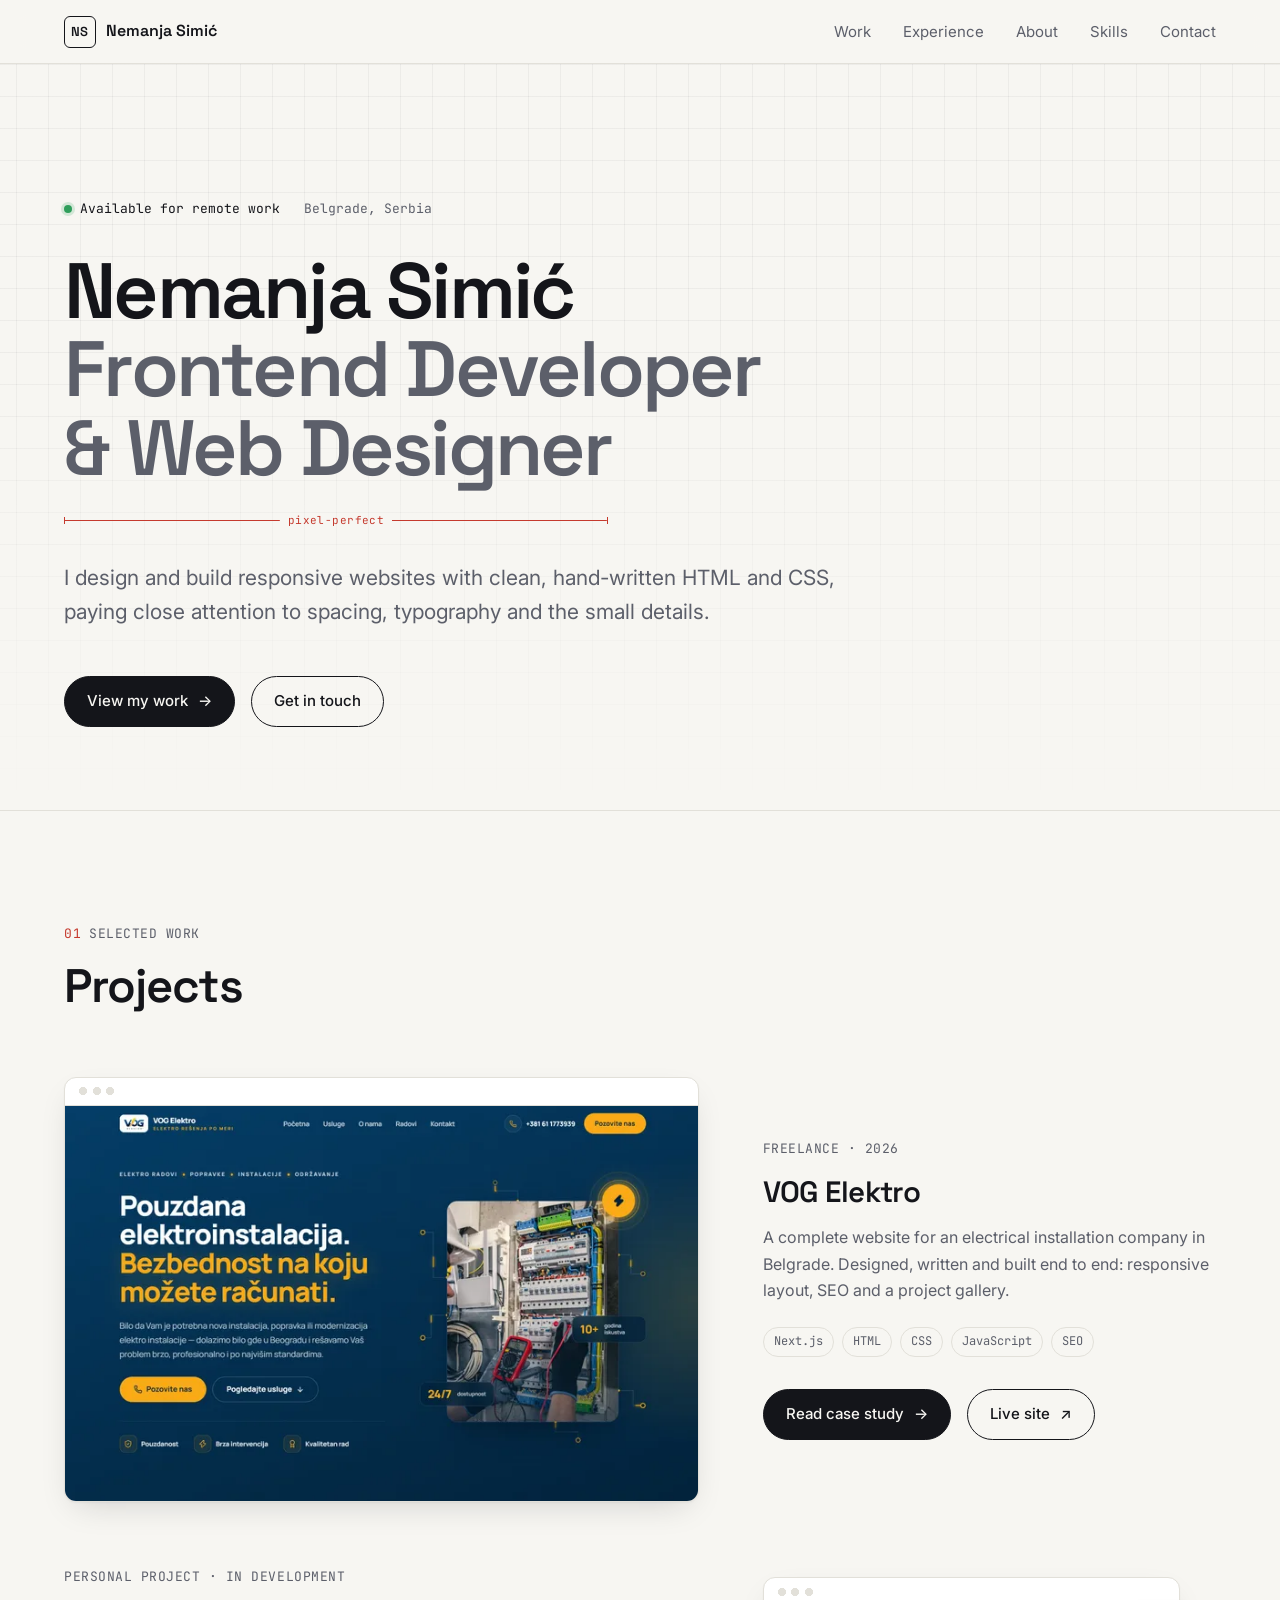
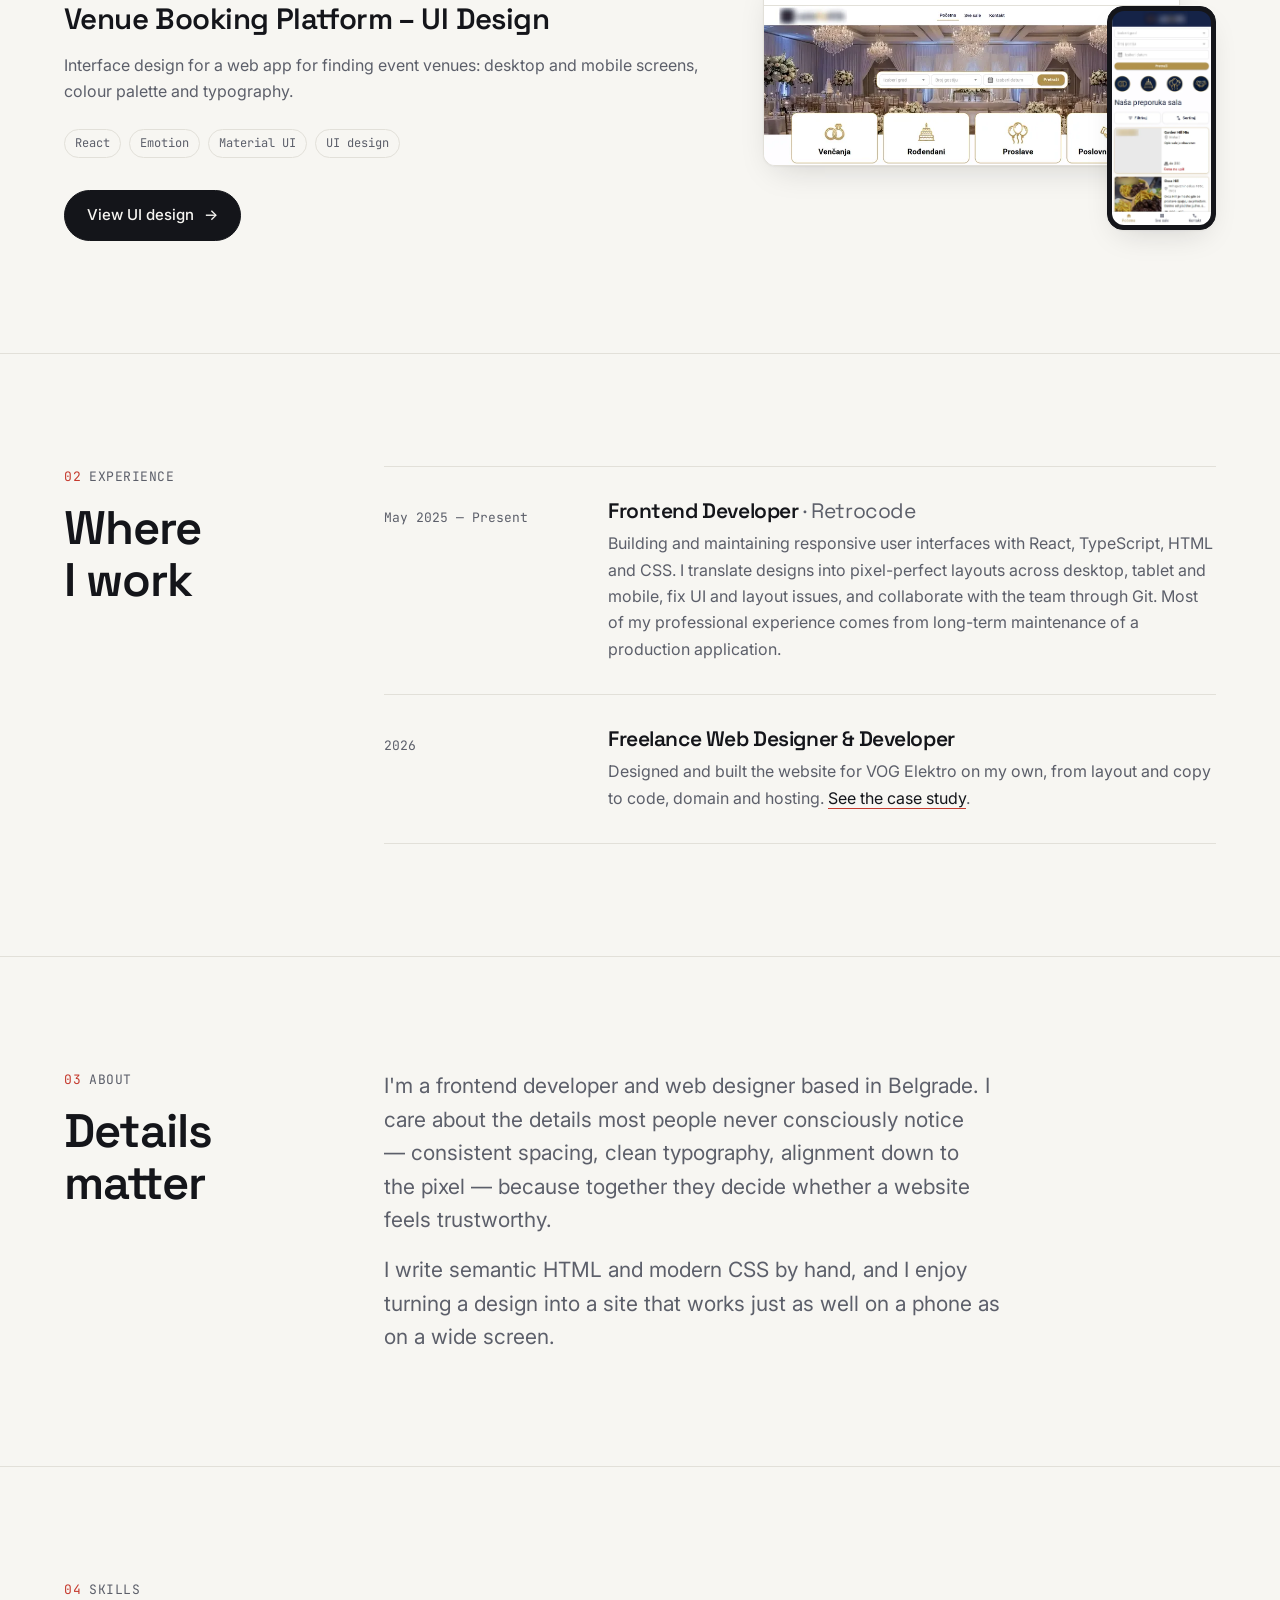
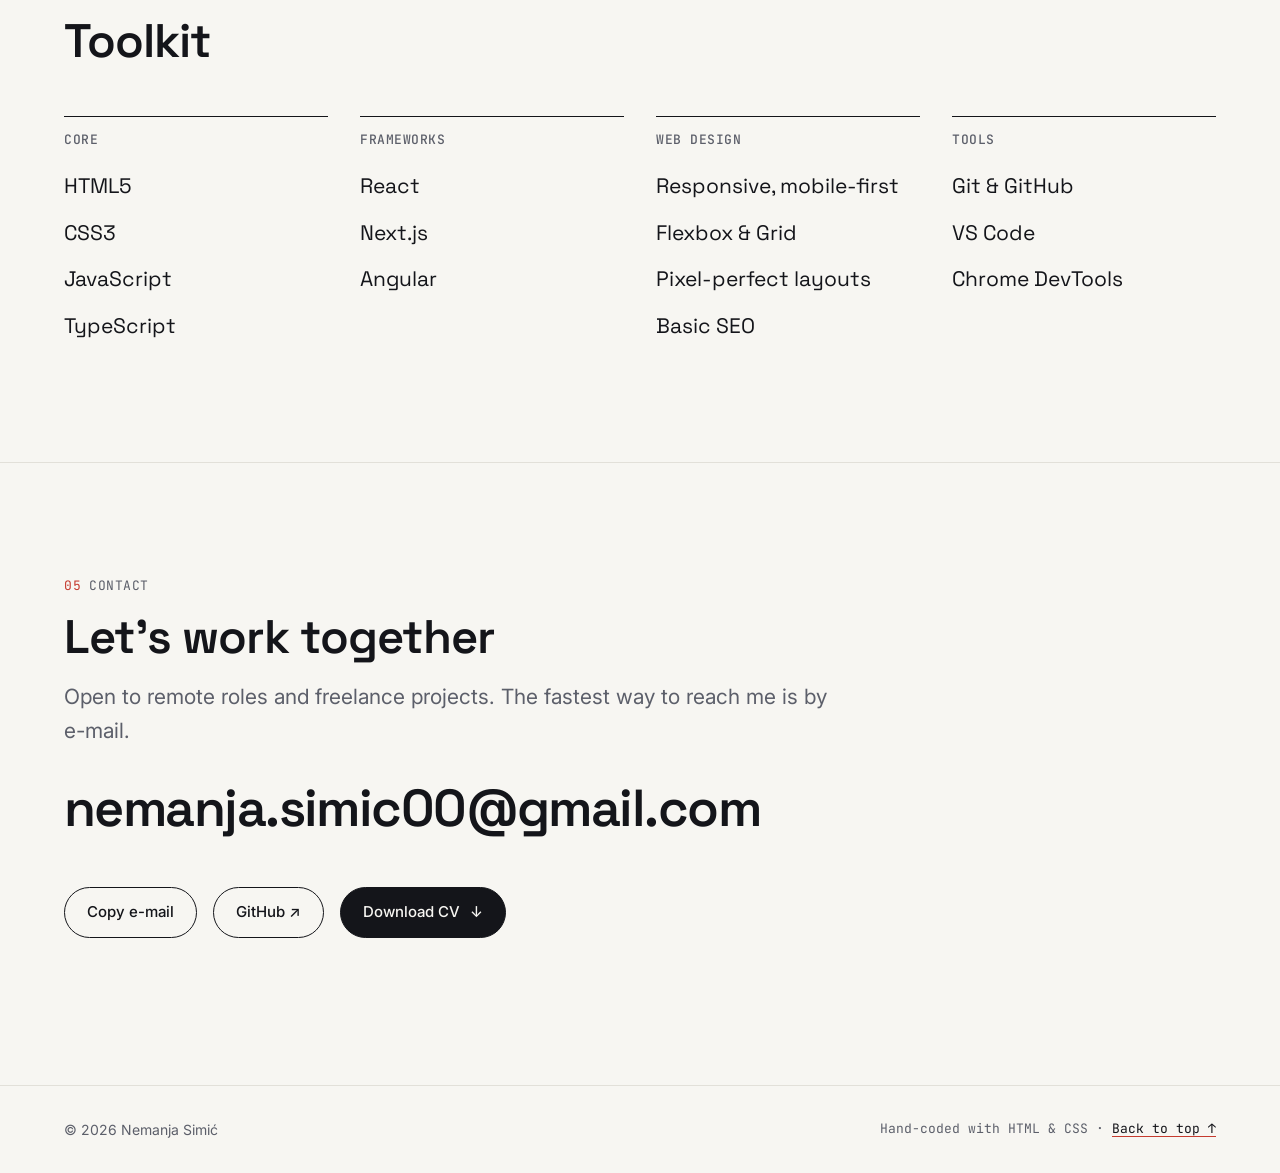
<file: index.html>
<!DOCTYPE html>
<html lang="en">
<head>
  <meta charset="utf-8">
  <meta name="viewport" content="width=device-width, initial-scale=1">

  <!-- Primary SEO -->
  <title>Nemanja Simić — Frontend Developer &amp; Web Designer</title>
  <meta name="description" content="Portfolio of Nemanja Simić, a frontend developer and web designer from Belgrade, Serbia. Responsive websites built with hand-written, semantic HTML and modern CSS.">
  <meta name="author" content="Nemanja Simić">
  <link rel="canonical" href="https://simicnemanja.github.io/">

  <!-- Open Graph / social sharing preview -->
  <meta property="og:type" content="website">
  <meta property="og:site_name" content="Nemanja Simić">
  <meta property="og:title" content="Nemanja Simić — Frontend Developer & Web Designer">
  <meta property="og:description" content="Responsive websites built with hand-written, semantic HTML and modern CSS. Case studies and contact.">
  <meta property="og:url" content="https://simicnemanja.github.io/">
  <meta property="og:image" content="https://simicnemanja.github.io/images/og-image.png">
  <meta property="og:image:width" content="1200">
  <meta property="og:image:height" content="630">
  <meta property="og:image:alt" content="Nemanja Simić — Frontend Developer and Web Designer">
  <meta name="twitter:card" content="summary_large_image">

  <!-- Icons & theme -->
  <link rel="icon" href="favicon.svg" type="image/svg+xml">
  <meta name="theme-color" content="#f7f6f2" media="(prefers-color-scheme: light)">
  <meta name="theme-color" content="#111216" media="(prefers-color-scheme: dark)">

  <!-- Fonts: Space Grotesk (headings), Inter (body), JetBrains Mono (labels) -->
  <link rel="preconnect" href="https://fonts.googleapis.com">
  <link rel="preconnect" href="https://fonts.gstatic.com" crossorigin>
  <link rel="stylesheet" href="https://fonts.googleapis.com/css2?family=Inter:wght@400;500&family=JetBrains+Mono:wght@400;500&family=Space+Grotesk:wght@500;600&display=swap">

  <link rel="stylesheet" href="css/styles.css">

  <!-- Flag JS early so reveal animations don't flash -->
  <script>document.documentElement.classList.add("js");</script>
  <script src="js/main.js" defer></script>
</head>

<body>
  <a class="skip-link" href="#main">Skip to content</a>

  <!-- ===================== Header ===================== -->
  <header class="site-header">
    <div class="container site-header__inner">
      <a class="logo" href="./" aria-label="Nemanja Simić, home">
        <span class="logo__mark" aria-hidden="true">NS</span>
        <span>Nemanja Simić</span>
      </a>

      <nav class="nav" aria-label="Main">
        <button class="nav__toggle" type="button" aria-expanded="false" aria-controls="nav-list">
          <span class="nav__toggle-label">Menu</span>
        </button>
        <ul class="nav__list" id="nav-list">
          <li><a class="nav__link" href="#work">Work</a></li>
          <li><a class="nav__link" href="#experience">Experience</a></li>
          <li><a class="nav__link" href="#about">About</a></li>
          <li><a class="nav__link" href="#skills">Skills</a></li>
          <li><a class="nav__link" href="#contact">Contact</a></li>
        </ul>
      </nav>
    </div>
  </header>

  <main id="main">

    <!-- ===================== Hero ===================== -->
    <section class="hero" aria-labelledby="hero-title">
      <div class="container" data-reveal>
        <div class="hero__meta mono">
          <span class="status">Available for remote work</span>
          <span class="muted">Belgrade, Serbia</span>
        </div>

        <h1 class="hero__title" id="hero-title">
          Nemanja Simić
          <span class="hero__role">Frontend Developer &amp; Web&nbsp;Designer</span>
        </h1>

        <!-- Decorative spec mark: a nod to pixel-precise hand-off specs -->
        <div class="measure hero__measure" aria-hidden="true">pixel-perfect</div>

        <p class="lead hero__lead">
          I design and build responsive websites with clean, hand-written HTML and CSS,
          paying close attention to spacing, typography and the small details.
        </p>

        <div class="btn-row">
          <a class="btn btn--primary" href="#work">View my work <span class="btn__arrow" aria-hidden="true">→</span></a>
          <a class="btn btn--ghost" href="#contact">Get in touch</a>
        </div>
      </div>
    </section>

    <!-- ===================== Work ===================== -->
    <section class="section" id="work" aria-labelledby="work-title">
      <div class="container">
        <p class="eyebrow"><span class="eyebrow__num">01</span> Selected work</p>
        <h2 class="section-title" id="work-title">Projects</h2>

        <div class="work-list">

          <!-- Project: VOG Elektro -->
          <article class="project-card" data-reveal>
            <a class="project-card__media" href="work/vog-elektro.html" data-spec="case study" tabindex="-1" aria-hidden="true">
              <div class="frame frame--browser">
                <img src="images/vog-elektro/desktop-hero-800.webp" srcset="images/vog-elektro/desktop-hero-800.webp 800w, images/vog-elektro/desktop-hero-1600.webp 1600w" sizes="(min-width: 56rem) 640px, 100vw" width="800" height="434" class="crop-16-10" loading="lazy" decoding="async" alt="VOG Elektro homepage on desktop: a dark blue hero with the headline, a yellow call button and a photo of an electrician testing a distribution board.">
              </div>
            </a>
            <div>
              <p class="eyebrow">Freelance · 2026</p>
              <h3 class="project-card__title"><a href="work/vog-elektro.html">VOG Elektro</a></h3>
              <p class="project-card__text">
                A complete website for an electrical installation company in Belgrade.
                Designed, written and built end to end: responsive layout,
                SEO and a project gallery.
              </p>
              <ul class="tags" aria-label="Technologies">
                <li class="tag">Next.js</li>
                <li class="tag">HTML</li>
                <li class="tag">CSS</li>
                <li class="tag">JavaScript</li>
                <li class="tag">SEO</li>
              </ul>
              <div class="btn-row">
                <a class="btn btn--primary" href="work/vog-elektro.html">Read case study <span class="btn__arrow" aria-hidden="true">→</span></a>
                <a class="btn btn--ghost" href="https://vogelektro.rs" target="_blank" rel="noopener">Live site<span class="visually-hidden"> (opens in a new tab)</span> ↗</a>
              </div>
            </div>
          </article>

          <!-- Project: Venue booking UI -->
          <article class="project-card" data-reveal>
            <a class="project-card__media showcase" href="work/venue-booking-ui.html" data-spec="ui design" tabindex="-1" aria-hidden="true">
              <div class="frame frame--browser">
                <img src="images/venue-booking/desktop-home-800.webp" srcset="images/venue-booking/desktop-home-800.webp 800w, images/venue-booking/desktop-home-1600.webp 1600w" sizes="(min-width: 56rem) 640px, 100vw" width="800" height="307" loading="lazy" decoding="async" alt="Venue booking app homepage on desktop: a ballroom photo with a search bar for city, guest count and date, above four event category cards.">
              </div>
              <div class="frame frame--phone showcase__phone">
                <img src="images/venue-booking/mobile-home.webp" width="425" height="920" loading="lazy" decoding="async" alt="The same app on a phone.">
              </div>
            </a>
            <div>
              <p class="eyebrow">Personal project · In development</p>
              <h3 class="project-card__title"><a href="work/venue-booking-ui.html">Venue Booking Platform – UI Design</a></h3>
              <p class="project-card__text">
                Interface design for a web app for finding event venues:
                desktop and mobile screens, colour palette and typography.
              </p>
              <ul class="tags" aria-label="Technologies">
                <li class="tag">React</li>
                <li class="tag">Emotion</li>
                <li class="tag">Material UI</li>
                <li class="tag">UI design</li>
              </ul>
              <div class="btn-row">
                <a class="btn btn--primary" href="work/venue-booking-ui.html">View UI design <span class="btn__arrow" aria-hidden="true">→</span></a>
              </div>
            </div>
          </article>

        </div>
      </div>
    </section>

    <!-- ===================== Experience ===================== -->
    <section class="section" id="experience" aria-labelledby="experience-title">
      <div class="container split">
        <div>
          <p class="eyebrow"><span class="eyebrow__num">02</span> Experience</p>
          <h2 class="section-title" id="experience-title">Where I work</h2>
        </div>

        <div data-reveal>
          <article class="job">
            <p class="mono muted">May 2025 — Present</p>
            <div>
              <h3 class="job__title">Frontend Developer <span class="job__company">· Retrocode</span></h3>
              <p>
                Building and maintaining responsive user interfaces with React, TypeScript,
                HTML and CSS. I translate designs into pixel-perfect layouts across desktop,
                tablet and mobile, fix UI and layout issues, and collaborate with the team
                through Git. Most of my professional experience comes from long-term
                maintenance of a production application.
              </p>
            </div>
          </article>
          <article class="job">
            <p class="mono muted">2026</p>
            <div>
              <h3 class="job__title">Freelance Web Designer &amp; Developer</h3>
              <p>
                Designed and built the website for VOG Elektro on my own, from layout and copy
                to code, domain and hosting.
                <a class="text-link" href="work/vog-elektro.html">See the case study</a>.
              </p>
            </div>
          </article>
        </div>
      </div>
    </section>

    <!-- ===================== About ===================== -->
    <section class="section" id="about" aria-labelledby="about-title">
      <div class="container split">
        <div>
          <p class="eyebrow"><span class="eyebrow__num">03</span> About</p>
          <h2 class="section-title" id="about-title">Details matter</h2>
        </div>

        <div class="prose" data-reveal>
          <p class="lead">
            I'm a frontend developer and web designer based in Belgrade. I care about the details
            most people never consciously notice — consistent spacing, clean typography, alignment
            down to the pixel — because together they decide whether a website feels trustworthy.
          </p>
          <p class="lead">
            I write semantic HTML and modern CSS by hand, and I enjoy turning a design into a site
            that works just as well on a phone as on a wide screen.
          </p>
        </div>
      </div>
    </section>

    <!-- ===================== Skills ===================== -->
    <section class="section" id="skills" aria-labelledby="skills-title">
      <div class="container">
        <p class="eyebrow"><span class="eyebrow__num">04</span> Skills</p>
        <h2 class="section-title" id="skills-title">Toolkit</h2>

        <div class="skills mt-5" data-reveal>
          <div class="skill-group">
            <h3>Core</h3>
            <ul>
              <li>HTML5</li>
              <li>CSS3</li>
              <li>JavaScript</li>
              <li>TypeScript</li>
            </ul>
          </div>
          <div class="skill-group">
            <h3>Frameworks</h3>
            <ul>
              <li>React</li>
              <li>Next.js</li>
              <li>Angular</li>
            </ul>
          </div>
          <div class="skill-group">
            <h3>Web design</h3>
            <ul>
              <li>Responsive, mobile-first</li>
              <li>Flexbox &amp; Grid</li>
              <li>Pixel-perfect layouts</li>
              <li>Basic SEO</li>
            </ul>
          </div>
          <div class="skill-group">
            <h3>Tools</h3>
            <ul>
              <li>Git &amp; GitHub</li>
              <li>VS Code</li>
              <li>Chrome DevTools</li>
            </ul>
          </div>
        </div>
      </div>
    </section>

    <!-- ===================== Contact ===================== -->
    <section class="section contact" id="contact" aria-labelledby="contact-title">
      <div class="container" data-reveal>
        <p class="eyebrow"><span class="eyebrow__num">05</span> Contact</p>
        <h2 class="section-title" id="contact-title">Let's work together</h2>
        <p class="lead mt-2">
          Open to remote roles and freelance projects. The fastest way to reach me is by e-mail.
        </p>

        <a class="contact__email" href="mailto:nemanja.simic00@gmail.com">nemanja.simic00@gmail.com</a>

        <div class="btn-row">
          <button class="btn btn--ghost" type="button" data-copy="nemanja.simic00@gmail.com" hidden>Copy e-mail</button>
          <a class="btn btn--ghost" href="https://github.com/SimicNemanja" target="_blank" rel="noopener">GitHub ↗</a>
          <!-- TODO: add assets/Nemanja-Simic-CV.pdf -->
          <a class="btn btn--primary" href="assets/Nemanja-Simic-CV.pdf" download>Download CV <span aria-hidden="true">↓</span></a>
        </div>
        <p class="copy-status mono" role="status" aria-live="polite"></p>
      </div>
    </section>

  </main>

  <!-- ===================== Footer ===================== -->
  <footer class="site-footer">
    <div class="container site-footer__inner">
      <p>© <span data-year>2026</span> Nemanja Simić</p>
      <p class="mono">Hand-coded with HTML &amp; CSS · <a class="text-link" href="#main">Back to top ↑</a></p>
    </div>
  </footer>
</body>
</html>
</file>
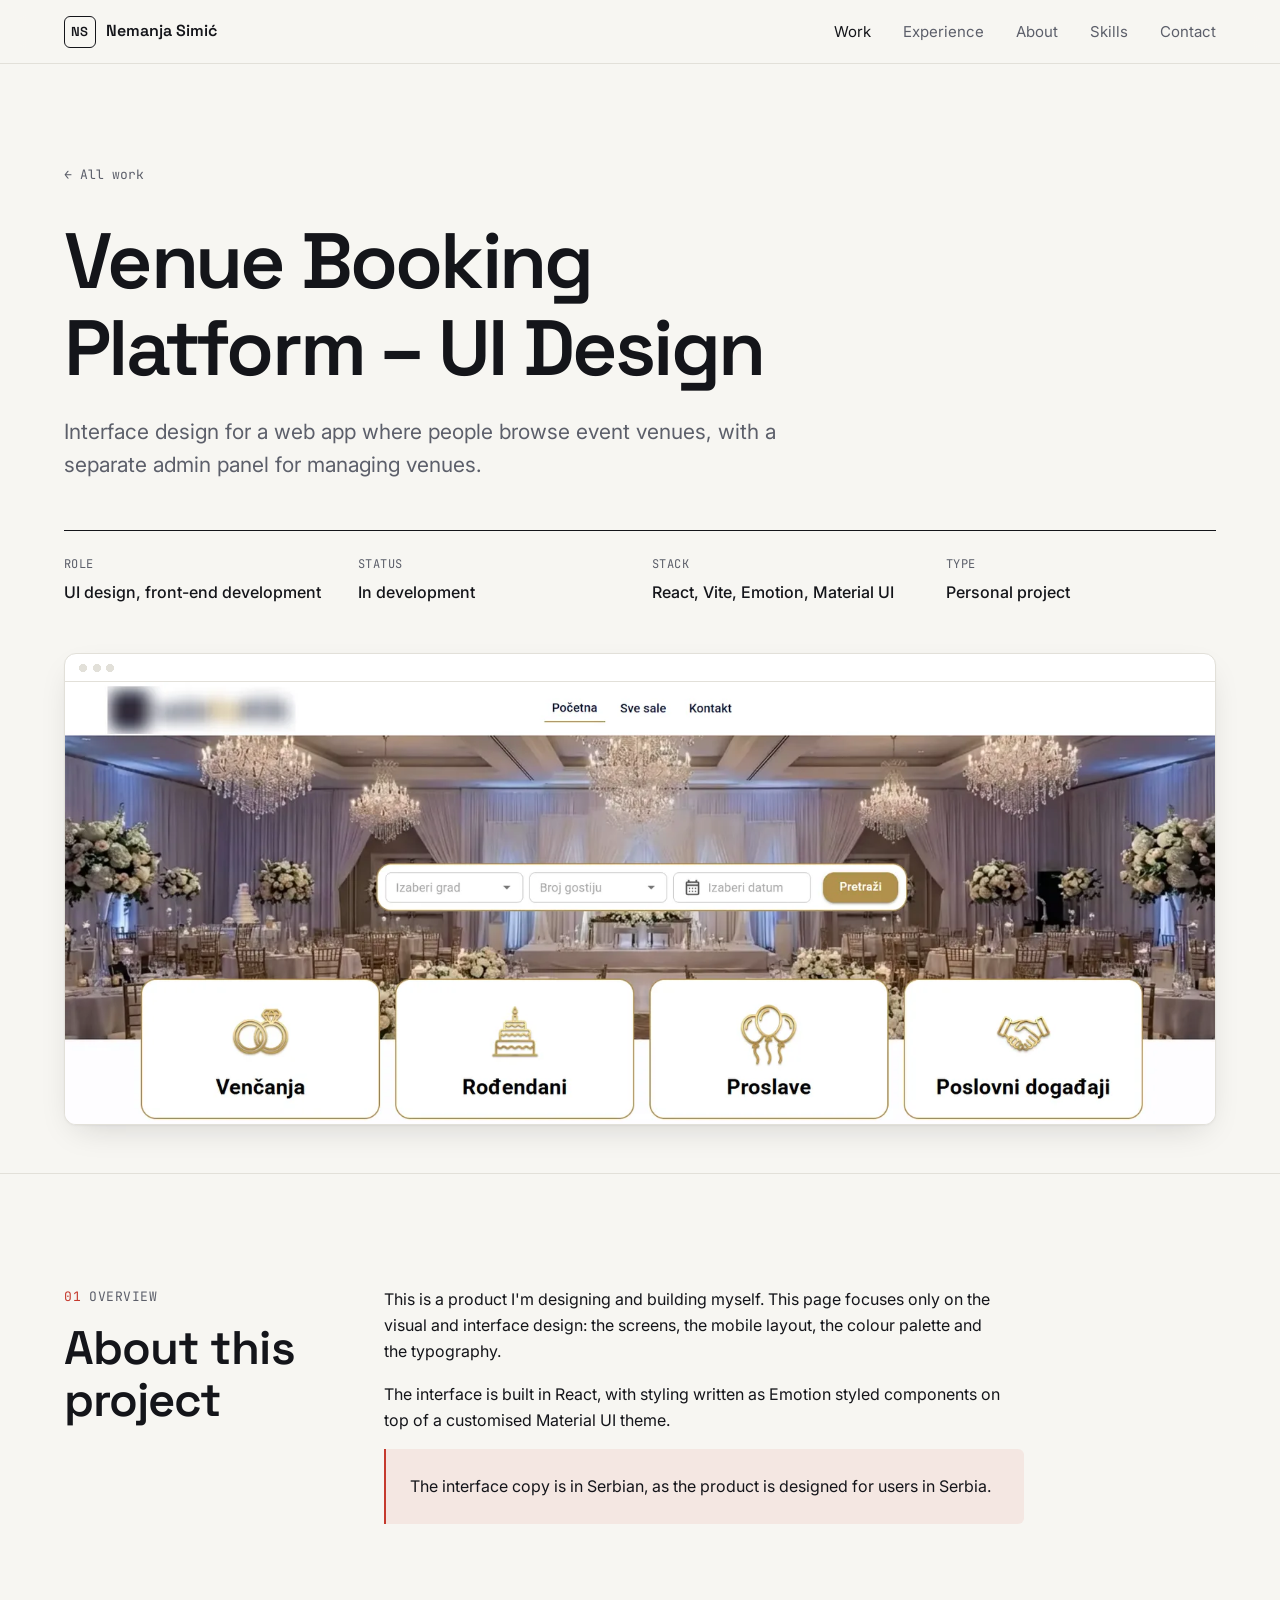
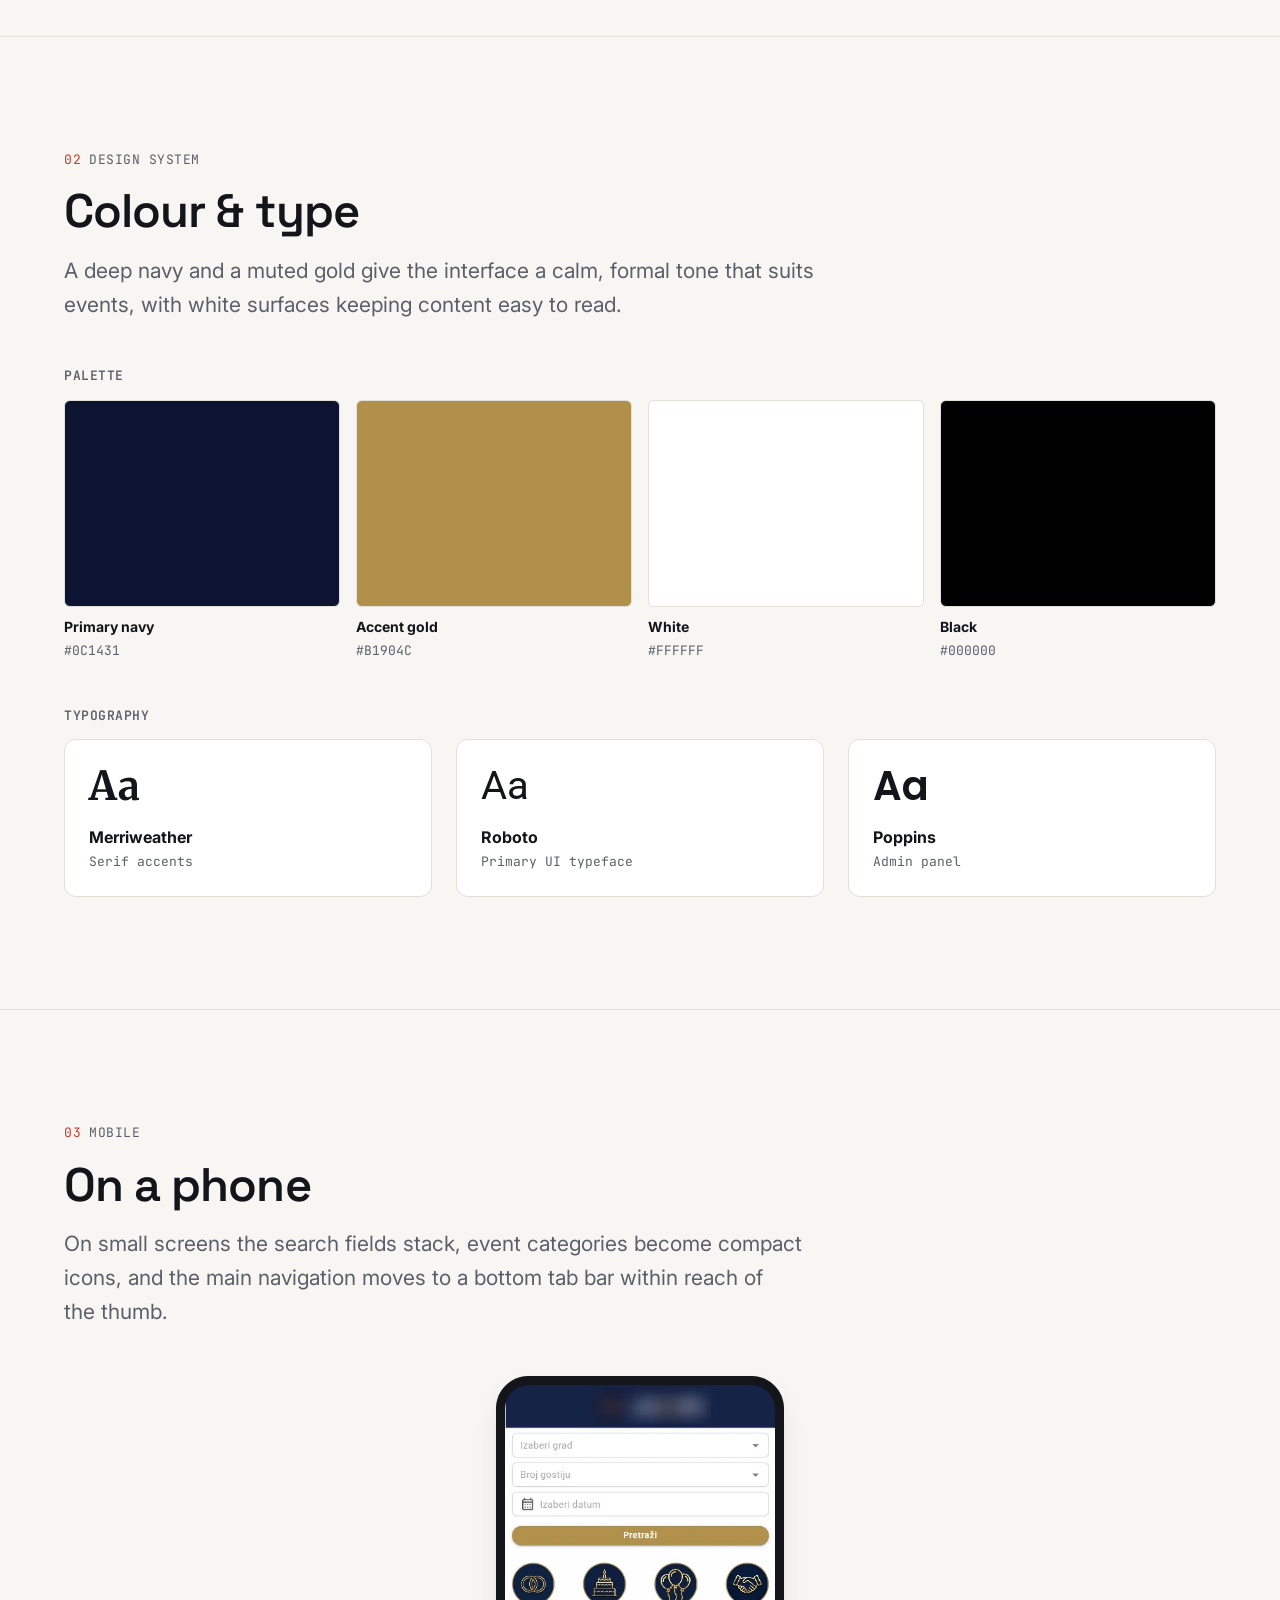
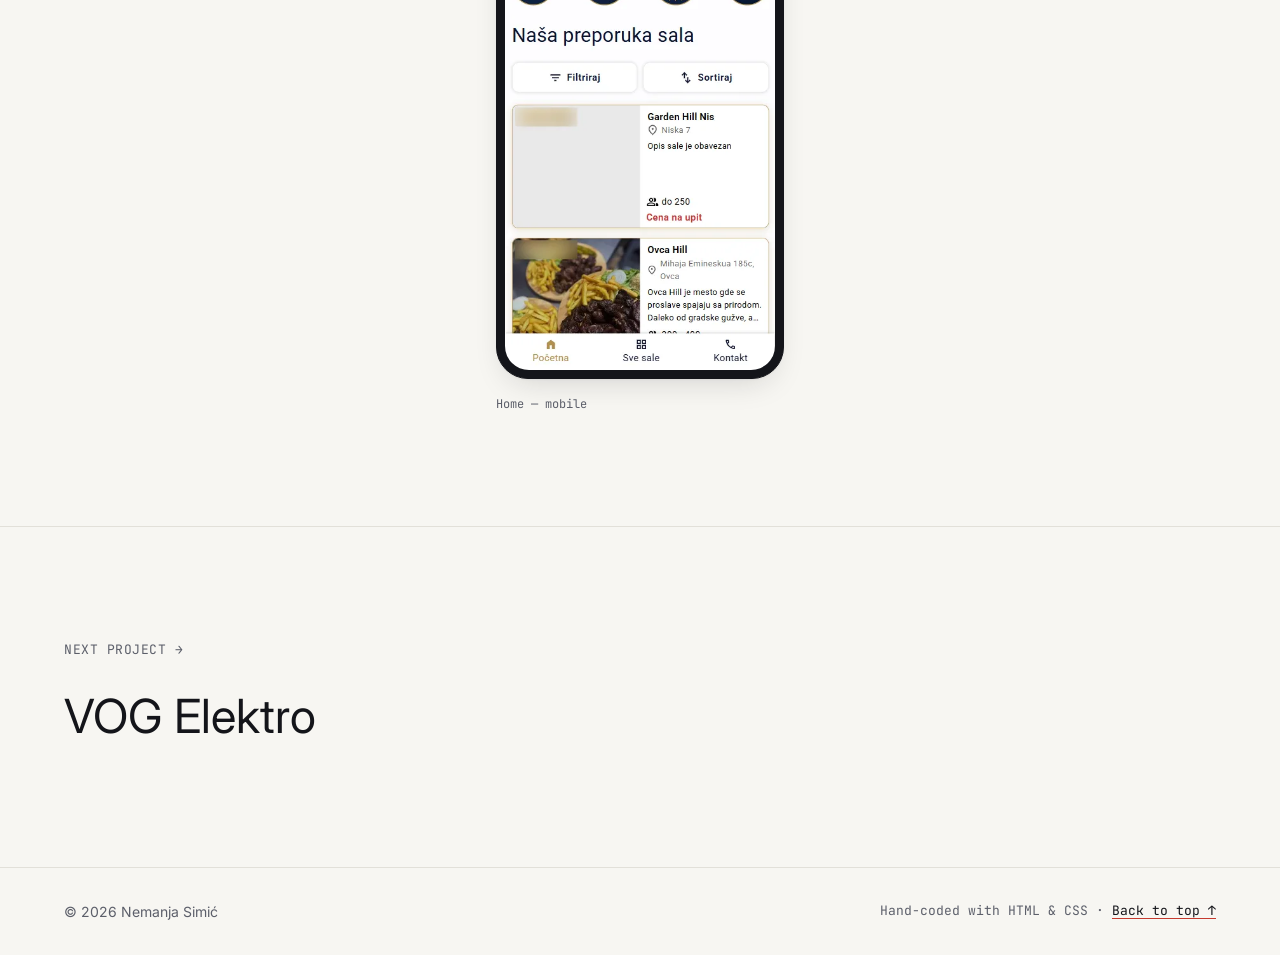
<file: work/venue-booking-ui.html>
<!DOCTYPE html>
<html lang="en">
<head>
  <meta charset="utf-8">
  <meta name="viewport" content="width=device-width, initial-scale=1">

  <title>Venue Booking Platform – UI Design | Nemanja Simić</title>
  <meta name="description" content="UI design for a venue booking web app: desktop and mobile screens, admin panel, colour palette and typography. Designed and built by Nemanja Simić.">
  <meta name="author" content="Nemanja Simić">
  <link rel="canonical" href="https://simicnemanja.github.io/work/venue-booking-ui.html">

  <meta property="og:type" content="article">
  <meta property="og:site_name" content="Nemanja Simić">
  <meta property="og:title" content="Venue Booking Platform – UI Design">
  <meta property="og:description" content="Desktop and mobile UI, admin panel, colour palette and typography for a venue booking web app.">
  <meta property="og:url" content="https://simicnemanja.github.io/work/venue-booking-ui.html">
  <meta property="og:image" content="https://simicnemanja.github.io/images/og-image.png">
  <meta property="og:image:width" content="1200">
  <meta property="og:image:height" content="630">
  <meta name="twitter:card" content="summary_large_image">

  <link rel="icon" href="../favicon.svg" type="image/svg+xml">
  <meta name="theme-color" content="#f7f6f2" media="(prefers-color-scheme: light)">
  <meta name="theme-color" content="#111216" media="(prefers-color-scheme: dark)">

  <!-- Portfolio fonts + the project's own fonts for the type specimen -->
  <link rel="preconnect" href="https://fonts.googleapis.com">
  <link rel="preconnect" href="https://fonts.gstatic.com" crossorigin>
  <link rel="stylesheet" href="https://fonts.googleapis.com/css2?family=Inter:wght@400;500&family=JetBrains+Mono:wght@400;500&family=Space+Grotesk:wght@500;600&family=Merriweather:wght@700&family=Roboto:wght@400&family=Poppins:wght@600&display=swap">

  <link rel="stylesheet" href="../css/styles.css">
  <script>document.documentElement.classList.add("js");</script>
  <script src="../js/main.js" defer></script>
</head>

<body>
  <a class="skip-link" href="#main">Skip to content</a>

  <header class="site-header">
    <div class="container site-header__inner">
      <a class="logo" href="../" aria-label="Nemanja Simić, home">
        <span class="logo__mark" aria-hidden="true">NS</span>
        <span>Nemanja Simić</span>
      </a>
      <nav class="nav" aria-label="Main">
        <button class="nav__toggle" type="button" aria-expanded="false" aria-controls="nav-list">
          <span class="nav__toggle-label">Menu</span>
        </button>
        <ul class="nav__list" id="nav-list">
          <li><a class="nav__link" href="../#work" aria-current="page">Work</a></li>
          <li><a class="nav__link" href="../#experience">Experience</a></li>
          <li><a class="nav__link" href="../#about">About</a></li>
          <li><a class="nav__link" href="../#skills">Skills</a></li>
          <li><a class="nav__link" href="../#contact">Contact</a></li>
        </ul>
      </nav>
    </div>
  </header>

  <main id="main">
    <article>

      <!-- ===================== Intro ===================== -->
      <header class="case-hero">
        <div class="container" data-reveal>
          <a class="back-link" href="../#work"><span aria-hidden="true">←</span> All work</a>
          <h1 class="case-hero__title">Venue Booking Platform – UI&nbsp;Design</h1>
          <p class="lead">
            Interface design for a web app where people browse event venues,
            with a separate admin panel for managing venues.
          </p>

          <dl class="facts">
            <div>
              <dt>Role</dt>
              <dd>UI design, front-end development</dd>
            </div>
            <div>
              <dt>Status</dt>
              <dd>In development</dd>
            </div>
            <div>
              <dt>Stack</dt>
              <dd>React, Vite, Emotion, Material UI</dd>
            </div>
            <div>
              <dt>Type</dt>
              <dd>Personal project</dd>
            </div>
          </dl>

          <figure class="case-cover">
            <div class="frame frame--browser">
              <img src="../images/venue-booking/desktop-home-1600.webp" srcset="../images/venue-booking/desktop-home-800.webp 800w, ../images/venue-booking/desktop-home-1600.webp 1600w" sizes="(min-width: 76rem) 1152px, 100vw" width="1600" height="614" fetchpriority="high" decoding="async" alt="Venue booking app homepage on desktop: a ballroom photo with a search bar for city, guest count and date, above four event category cards for weddings, birthdays, celebrations and business events.">
            </div>
          </figure>
        </div>
      </header>

      <!-- ===================== Overview ===================== -->
      <section class="section" aria-labelledby="overview-title">
        <div class="container split">
          <div>
            <p class="eyebrow"><span class="eyebrow__num">01</span> Overview</p>
            <h2 class="section-title" id="overview-title">About this project</h2>
          </div>
          <div class="prose" data-reveal>
            <p>
              This is a product I'm designing and building myself. This page focuses only on
              the visual and interface design: the screens, the mobile layout, the colour
              palette and the typography.
            </p>
            <p>
              The interface is built in React, with styling written as Emotion styled
              components on top of a customised Material UI theme.
            </p>
            <p class="note">
              The interface copy is in Serbian, as the product is designed for users in Serbia.
            </p>
          </div>
        </div>
      </section>

      <!-- ===================== Design system ===================== -->
      <section class="section" aria-labelledby="system-title">
        <div class="container">
          <p class="eyebrow"><span class="eyebrow__num">02</span> Design system</p>
          <h2 class="section-title" id="system-title">Colour &amp; type</h2>
          <p class="lead mt-2">
            A deep navy and a muted gold give the interface a calm, formal tone that suits
            events, with white surfaces keeping content easy to read.
          </p>

          <h3 class="mt-5 eyebrow">Palette</h3>
          <ul class="swatches mt-2" data-reveal>
            <li class="swatch">
              <div class="swatch__chip" style="--swatch: #0c1431;"></div>
              <p><strong>Primary navy</strong><br><span class="mono muted">#0C1431</span></p>
            </li>
            <li class="swatch">
              <div class="swatch__chip" style="--swatch: #b1904c;"></div>
              <p><strong>Accent gold</strong><br><span class="mono muted">#B1904C</span></p>
            </li>
            <li class="swatch">
              <div class="swatch__chip" style="--swatch: #ffffff;"></div>
              <p><strong>White</strong><br><span class="mono muted">#FFFFFF</span></p>
            </li>
            <li class="swatch">
              <div class="swatch__chip" style="--swatch: #000000;"></div>
              <p><strong>Black</strong><br><span class="mono muted">#000000</span></p>
            </li>
          </ul>

          <h3 class="mt-5 eyebrow">Typography</h3>
          <div class="type-specimen mt-2" data-reveal>
            <div>
              <p class="sample sample--merriweather">Aa</p>
              <p class="mt-2"><strong>Merriweather</strong></p>
              <p class="mono muted">Serif accents</p>
            </div>
            <div>
              <p class="sample sample--roboto">Aa</p>
              <p class="mt-2"><strong>Roboto</strong></p>
              <p class="mono muted">Primary UI typeface</p>
            </div>
            <div>
              <p class="sample sample--poppins">Aa</p>
              <p class="mt-2"><strong>Poppins</strong></p>
              <p class="mono muted">Admin panel</p>
            </div>
          </div>
        </div>
      </section>

      <!-- ===================== Mobile ===================== -->
      <section class="section" aria-labelledby="mobile-title">
        <div class="container">
          <p class="eyebrow"><span class="eyebrow__num">03</span> Mobile</p>
          <h2 class="section-title" id="mobile-title">On a phone</h2>

          <p class="lead mt-2">
            On small screens the search fields stack, event categories become compact icons,
            and the main navigation moves to a bottom tab bar within reach of the thumb.
          </p>

          <div class="phone-row mt-5" data-reveal>
            <figure>
              <div class="frame frame--phone">
                <img src="../images/venue-booking/mobile-home.webp" width="425" height="920" loading="lazy" decoding="async" alt="Venue booking app on a phone: stacked search fields, round event category icons, filter and sort buttons, venue cards with capacity, and a bottom navigation bar.">
              </div>
              <figcaption>Home — mobile</figcaption>
            </figure>
          </div>
        </div>
      </section>

      <!-- ===================== Next ===================== -->
      <nav class="section" aria-label="Next project">
        <div class="container">
          <a class="next-project" href="vog-elektro.html">
            <span class="eyebrow">Next project →</span>
            <span class="next-project__title">VOG Elektro</span>
          </a>
        </div>
      </nav>

    </article>
  </main>

  <footer class="site-footer">
    <div class="container site-footer__inner">
      <p>© <span data-year>2026</span> Nemanja Simić</p>
      <p class="mono">Hand-coded with HTML &amp; CSS · <a class="text-link" href="#main">Back to top ↑</a></p>
    </div>
  </footer>
</body>
</html>
</file>
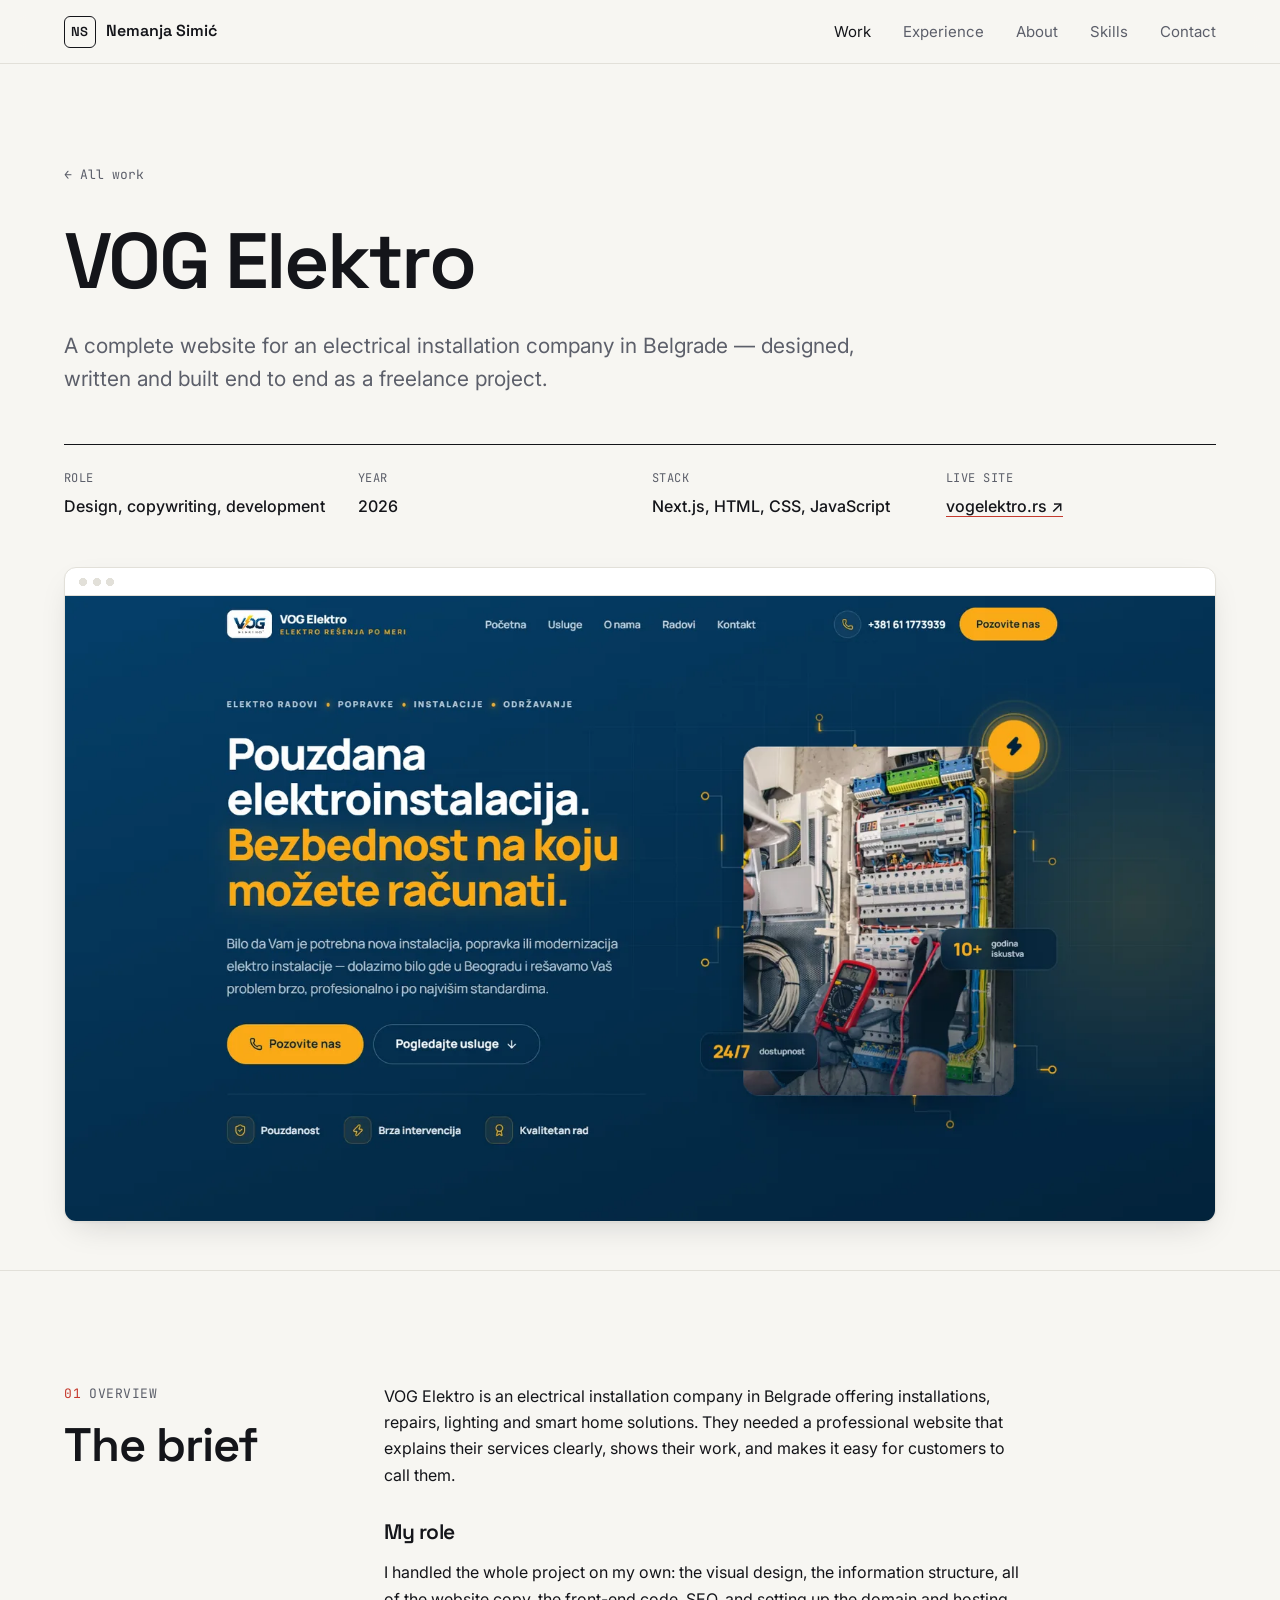
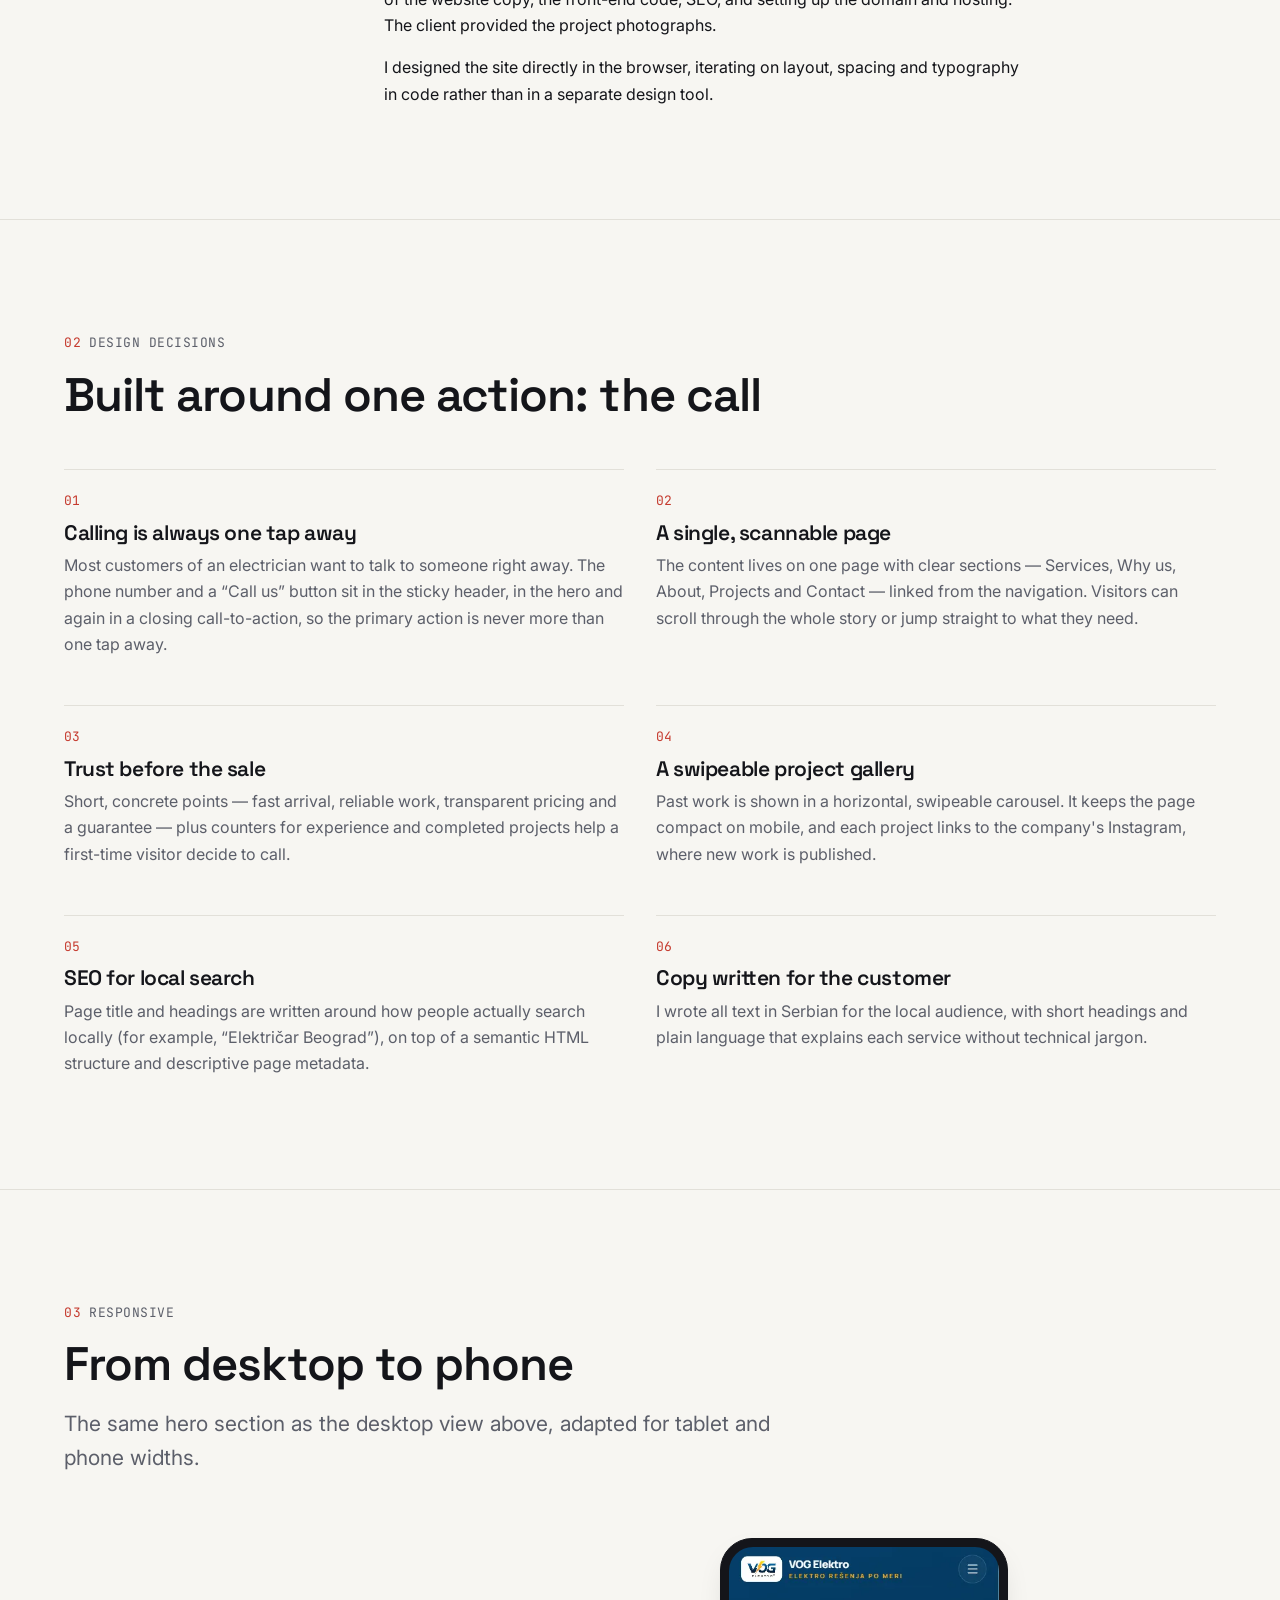
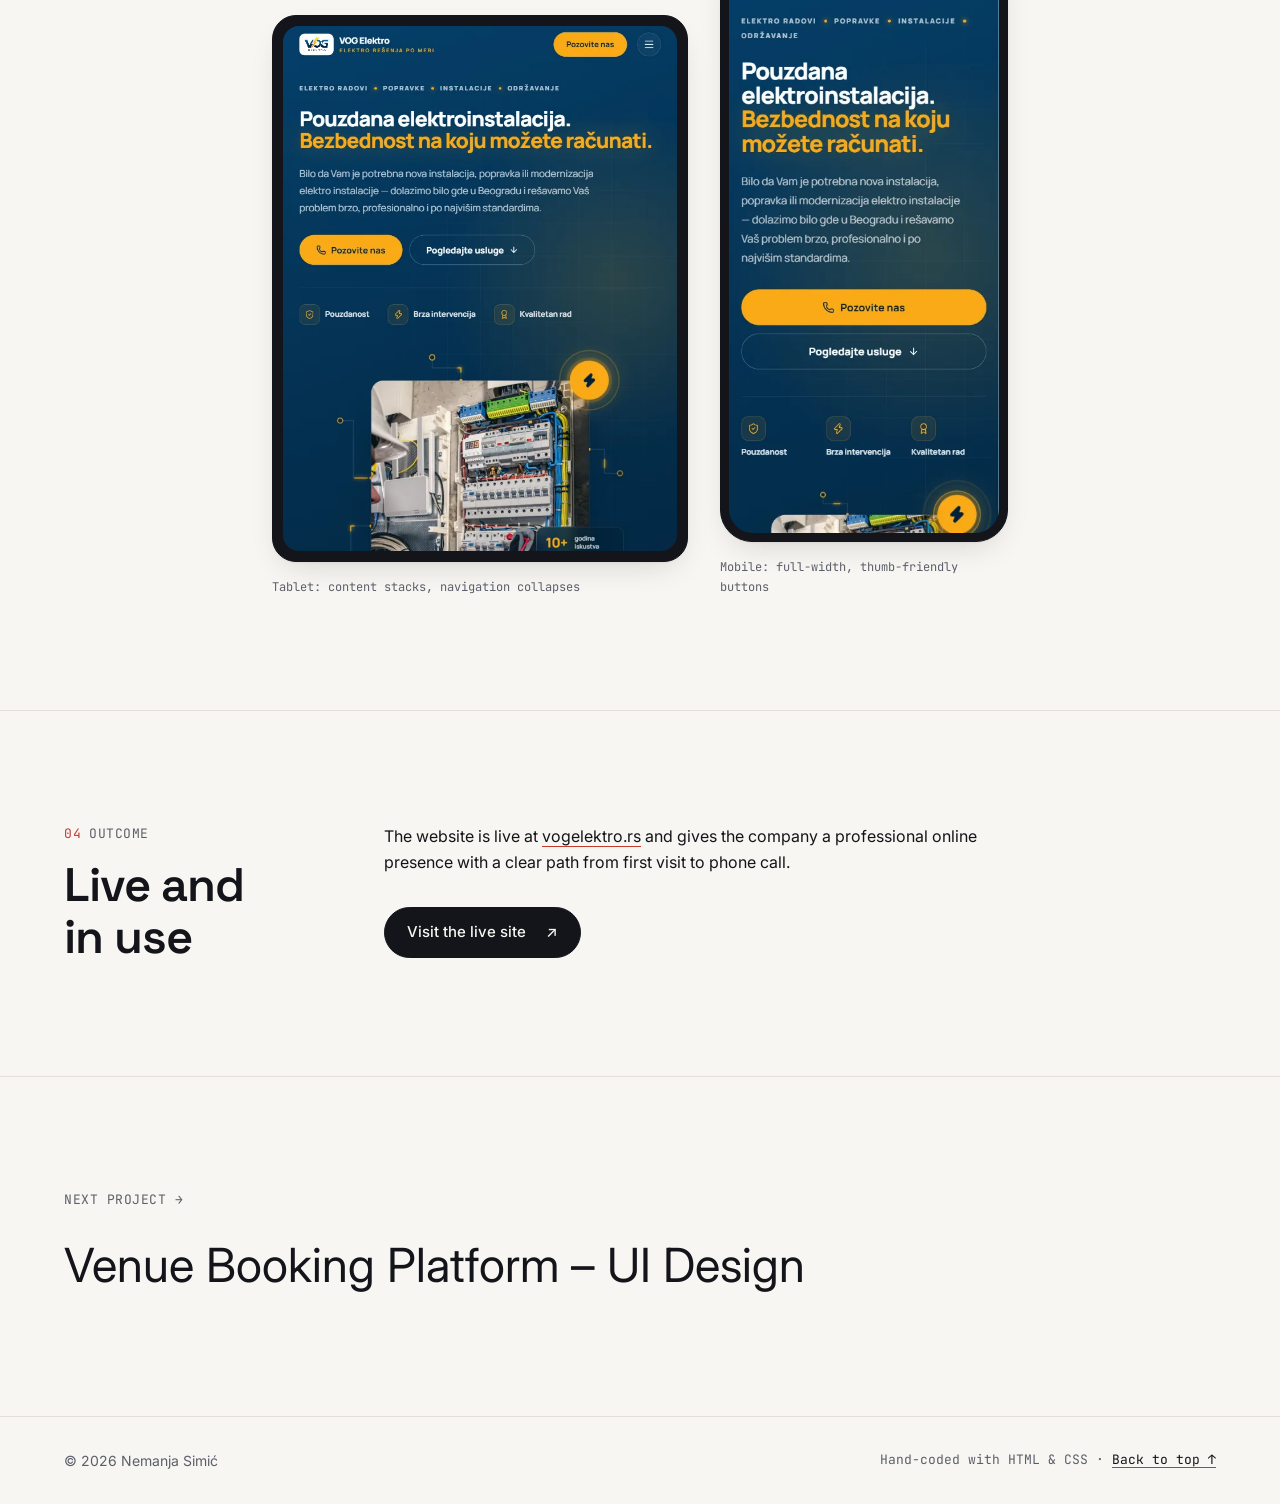
<file: work/vog-elektro.html>
<!DOCTYPE html>
<html lang="en">
<head>
  <meta charset="utf-8">
  <meta name="viewport" content="width=device-width, initial-scale=1">

  <title>VOG Elektro — Case Study | Nemanja Simić</title>
  <meta name="description" content="Case study: a responsive, SEO-friendly website for VOG Elektro, an electrical installation company in Belgrade. Designed and built end to end by Nemanja Simić.">
  <meta name="author" content="Nemanja Simić">
  <link rel="canonical" href="https://simicnemanja.github.io/work/vog-elektro.html">

  <meta property="og:type" content="article">
  <meta property="og:site_name" content="Nemanja Simić">
  <meta property="og:title" content="VOG Elektro — Website Case Study">
  <meta property="og:description" content="A responsive, SEO-friendly website for an electrical installation company in Belgrade. Design, copy and code by Nemanja Simić.">
  <meta property="og:url" content="https://simicnemanja.github.io/work/vog-elektro.html">
  <meta property="og:image" content="https://simicnemanja.github.io/images/og-image.png">
  <meta property="og:image:width" content="1200">
  <meta property="og:image:height" content="630">
  <meta name="twitter:card" content="summary_large_image">

  <link rel="icon" href="../favicon.svg" type="image/svg+xml">
  <meta name="theme-color" content="#f7f6f2" media="(prefers-color-scheme: light)">
  <meta name="theme-color" content="#111216" media="(prefers-color-scheme: dark)">

  <link rel="preconnect" href="https://fonts.googleapis.com">
  <link rel="preconnect" href="https://fonts.gstatic.com" crossorigin>
  <link rel="stylesheet" href="https://fonts.googleapis.com/css2?family=Inter:wght@400;500&family=JetBrains+Mono:wght@400;500&family=Space+Grotesk:wght@500;600&display=swap">

  <link rel="stylesheet" href="../css/styles.css">
  <script>document.documentElement.classList.add("js");</script>
  <script src="../js/main.js" defer></script>
</head>

<body>
  <a class="skip-link" href="#main">Skip to content</a>

  <header class="site-header">
    <div class="container site-header__inner">
      <a class="logo" href="../" aria-label="Nemanja Simić, home">
        <span class="logo__mark" aria-hidden="true">NS</span>
        <span>Nemanja Simić</span>
      </a>
      <nav class="nav" aria-label="Main">
        <button class="nav__toggle" type="button" aria-expanded="false" aria-controls="nav-list">
          <span class="nav__toggle-label">Menu</span>
        </button>
        <ul class="nav__list" id="nav-list">
          <li><a class="nav__link" href="../#work" aria-current="page">Work</a></li>
          <li><a class="nav__link" href="../#experience">Experience</a></li>
          <li><a class="nav__link" href="../#about">About</a></li>
          <li><a class="nav__link" href="../#skills">Skills</a></li>
          <li><a class="nav__link" href="../#contact">Contact</a></li>
        </ul>
      </nav>
    </div>
  </header>

  <main id="main">
    <article>

      <!-- ===================== Intro ===================== -->
      <header class="case-hero">
        <div class="container" data-reveal>
          <a class="back-link" href="../#work"><span aria-hidden="true">←</span> All work</a>
          <h1 class="case-hero__title">VOG Elektro</h1>
          <p class="lead">
            A complete website for an electrical installation company in Belgrade —
            designed, written and built end to end as a freelance project.
          </p>

          <dl class="facts">
            <div>
              <dt>Role</dt>
              <dd>Design, copywriting, development</dd>
            </div>
            <div>
              <dt>Year</dt>
              <dd>2026</dd>
            </div>
            <div>
              <dt>Stack</dt>
              <dd>Next.js, HTML, CSS, JavaScript</dd>
            </div>
            <div>
              <dt>Live site</dt>
              <dd><a class="text-link" href="https://vogelektro.rs" target="_blank" rel="noopener">vogelektro.rs<span class="visually-hidden"> (opens in a new tab)</span> ↗</a></dd>
            </div>
          </dl>

          <figure class="case-cover">
            <div class="frame frame--browser">
              <img src="../images/vog-elektro/desktop-hero-1600.webp" srcset="../images/vog-elektro/desktop-hero-800.webp 800w, ../images/vog-elektro/desktop-hero-1600.webp 1600w" sizes="(min-width: 76rem) 1152px, 100vw" width="1600" height="869" fetchpriority="high" decoding="async" alt="VOG Elektro homepage on desktop: a dark blue hero with the headline, a yellow call button, the phone number in the header and a photo of an electrician testing a distribution board.">
            </div>
          </figure>
        </div>
      </header>

      <!-- ===================== Overview & role ===================== -->
      <section class="section" aria-labelledby="overview-title">
        <div class="container split">
          <div>
            <p class="eyebrow"><span class="eyebrow__num">01</span> Overview</p>
            <h2 class="section-title" id="overview-title">The brief</h2>
          </div>
          <div class="prose" data-reveal>
            <p>
              VOG Elektro is an electrical installation company in Belgrade offering
              installations, repairs, lighting and smart home solutions. They needed a
              professional website that explains their services clearly, shows their work,
              and makes it easy for customers to call them.
            </p>

            <h3>My role</h3>
            <p>
              I handled the whole project on my own: the visual design, the information
              structure, all of the website copy, the front-end code, SEO, and setting up the
              domain and hosting. The client provided the project photographs.
            </p>
            <p>
              I designed the site directly in the browser, iterating on layout, spacing and
              typography in code rather than in a separate design tool.
            </p>
          </div>
        </div>
      </section>

      <!-- ===================== Design decisions ===================== -->
      <section class="section" aria-labelledby="decisions-title">
        <div class="container">
          <p class="eyebrow"><span class="eyebrow__num">02</span> Design decisions</p>
          <h2 class="section-title" id="decisions-title">Built around one action: the call</h2>

          <ol class="decisions mt-5" data-reveal>
            <li>
              <h3>Calling is always one tap away</h3>
              <p>
                Most customers of an electrician want to talk to someone right away. The phone
                number and a “Call us” button sit in the sticky header, in the hero and again in
                a closing call-to-action, so the primary action is never more than one tap away.
              </p>
            </li>
            <li>
              <h3>A single, scannable page</h3>
              <p>
                The content lives on one page with clear sections — Services, Why us, About,
                Projects and Contact — linked from the navigation. Visitors can scroll through
                the whole story or jump straight to what they need.
              </p>
            </li>
            <li>
              <h3>Trust before the sale</h3>
              <p>
                Short, concrete points — fast arrival, reliable work, transparent pricing and a
                guarantee — plus counters for experience and completed projects help a first-time
                visitor decide to call.
              </p>
            </li>
            <li>
              <h3>A swipeable project gallery</h3>
              <p>
                Past work is shown in a horizontal, swipeable carousel. It keeps the page compact
                on mobile, and each project links to the company's Instagram, where new work is published.
              </p>
            </li>
            <li>
              <h3>SEO for local search</h3>
              <p>
                Page title and headings are written around how people actually search locally
                (for example, “Električar Beograd”), on top of a semantic HTML structure
                and descriptive page metadata.
              </p>
            </li>
            <li>
              <h3>Copy written for the customer</h3>
              <p>
                I wrote all text in Serbian for the local audience, with short headings and
                plain language that explains each service without technical jargon.
              </p>
            </li>
          </ol>
        </div>
      </section>

      <!-- ===================== Responsive ===================== -->
      <section class="section" aria-labelledby="responsive-title">
        <div class="container">
          <p class="eyebrow"><span class="eyebrow__num">03</span> Responsive</p>
          <h2 class="section-title" id="responsive-title">From desktop to phone</h2>
          <p class="lead mt-2">
            The same hero section as the desktop view above, adapted for
            tablet and phone widths.
          </p>

          <div class="mt-6" data-reveal>
            <div class="device-row">
              <figure>
                <div class="frame frame--tablet">
                  <img src="../images/vog-elektro/tablet-hero.webp" width="691" height="921" loading="lazy" decoding="async" alt="The homepage at tablet width: the headline, buttons and highlights stack above the photo, and the navigation collapses into a menu button.">
                </div>
                <figcaption>Tablet: content stacks, navigation collapses</figcaption>
              </figure>
              <figure>
                <div class="frame frame--phone">
                  <img src="../images/vog-elektro/mobile-hero.webp" width="424" height="920" loading="lazy" decoding="async" alt="The homepage on a phone: the call and services buttons stretch to full width for easy tapping.">
                </div>
                <figcaption>Mobile: full-width, thumb-friendly buttons</figcaption>
              </figure>
            </div>
          </div>
        </div>
      </section>

      <!-- ===================== Outcome ===================== -->
      <section class="section" aria-labelledby="outcome-title">
        <div class="container split">
          <div>
            <p class="eyebrow"><span class="eyebrow__num">04</span> Outcome</p>
            <h2 class="section-title" id="outcome-title">Live and in use</h2>
          </div>
          <div class="prose" data-reveal>
            <p>
              The website is live at
              <a class="text-link" href="https://vogelektro.rs" target="_blank" rel="noopener">vogelektro.rs</a>
              and gives the company a professional online presence with a clear path from
              first visit to phone call.
            </p>
            <!-- PLACEHOLDER: add real results here when available
                 (e.g. Lighthouse scores, search rankings, client feedback). -->
            <div class="btn-row mt-4">
              <a class="btn btn--primary" href="https://vogelektro.rs" target="_blank" rel="noopener">Visit the live site<span class="visually-hidden"> (opens in a new tab)</span> <span aria-hidden="true">↗</span></a>
            </div>
          </div>
        </div>
      </section>

      <!-- ===================== Next ===================== -->
      <nav class="section" aria-label="Next project">
        <div class="container">
          <a class="next-project" href="venue-booking-ui.html">
            <span class="eyebrow">Next project →</span>
            <span class="next-project__title">Venue Booking Platform – UI Design</span>
          </a>
        </div>
      </nav>

    </article>
  </main>

  <footer class="site-footer">
    <div class="container site-footer__inner">
      <p>© <span data-year>2026</span> Nemanja Simić</p>
      <p class="mono">Hand-coded with HTML &amp; CSS · <a class="text-link" href="#main">Back to top ↑</a></p>
    </div>
  </footer>
</body>
</html>
</file>
<file: css/styles.css>
/* ==========================================================================
   Nemanja Simić — Portfolio
   Hand-written CSS, no frameworks, no build step.

   Table of contents
   1. Design tokens (custom properties)
   2. Reset & base
   3. Layout primitives
   4. Typography helpers
   5. Components
      5.1 Skip link & focus
      5.2 Header & navigation
      5.3 Buttons & links
      5.4 Spec annotations ("redlines")
      5.5 Project cards
      5.6 Experience
      5.7 Skills
      5.8 Contact
      5.9 Footer
      5.10 Device frames & screenshots
   6. Case study pages
   7. Motion (reveal on scroll, respects reduced motion)
   ========================================================================== */


/* 1. Design tokens
   ========================================================================== */

:root {
  /* Colour */
  --paper: #f7f6f2;
  --surface: #ffffff;
  --ink: #14151a;
  --muted: #5c5f6a;
  --line: #e2e0d9;
  --grid: rgba(20, 21, 26, 0.045);
  --accent: #c53a2e;          /* "redline" accent, AA on --paper */
  --accent-soft: rgba(197, 58, 46, 0.08);

  /* Typography */
  --font-display: "Space Grotesk", "Segoe UI", system-ui, sans-serif;
  --font-body: "Inter", "Segoe UI", system-ui, sans-serif;
  --font-mono: "JetBrains Mono", ui-monospace, "Cascadia Code", Consolas, monospace;

  --step--1: 0.8125rem;                                  /* 13px labels */
  --step-0: 1rem;                                        /* 16px body   */
  --step-1: clamp(1.125rem, 1.05rem + 0.35vw, 1.3125rem);
  --step-2: clamp(1.375rem, 1.2rem + 0.8vw, 1.875rem);
  --step-3: clamp(1.875rem, 1.5rem + 1.8vw, 3rem);
  --step-4: clamp(2.5rem, 1.7rem + 4vw, 5.25rem);

  /* Spacing: 8px base scale */
  --space-1: 0.5rem;   /*  8px */
  --space-2: 1rem;     /* 16px */
  --space-3: 1.5rem;   /* 24px */
  --space-4: 2rem;     /* 32px */
  --space-5: 3rem;     /* 48px */
  --space-6: 4rem;     /* 64px */
  --space-7: 6rem;     /* 96px */
  --section: clamp(4rem, 3rem + 5vw, 8rem);

  /* Layout */
  --container: 72rem;  /* 1152px */
  --gutter: clamp(1rem, 0.5rem + 2.5vw, 2.5rem);
  --header-h: 4rem;
  --radius: 0.75rem;
  --radius-sm: 0.375rem;

  /* Motion */
  --ease: cubic-bezier(0.22, 1, 0.36, 1);
  --dur: 600ms;

  color-scheme: light;
}

/* Dark theme follows the operating system setting */
@media (prefers-color-scheme: dark) {
  :root {
    --paper: #111216;
    --surface: #1a1b21;
    --ink: #eeede8;
    --muted: #a3a5ae;
    --line: #2b2d35;
    --grid: rgba(238, 237, 232, 0.04);
    --accent: #ff7b6b;
    --accent-soft: rgba(255, 123, 107, 0.1);
    color-scheme: dark;
  }
}


/* 2. Reset & base
   ========================================================================== */

*,
*::before,
*::after {
  box-sizing: border-box;
}

* {
  margin: 0;
}

html {
  -webkit-text-size-adjust: 100%;
  text-size-adjust: 100%;
  scroll-padding-top: calc(var(--header-h) + var(--space-3));
}

@media (prefers-reduced-motion: no-preference) {
  html {
    scroll-behavior: smooth;
  }
}

body {
  min-height: 100vh;
  background-color: var(--paper);
  color: var(--ink);
  font-family: var(--font-body);
  font-size: var(--step-0);
  line-height: 1.65;
  -webkit-font-smoothing: antialiased;
  text-rendering: optimizeLegibility;
}

img,
svg,
picture {
  display: block;
  max-width: 100%;
  height: auto;
}

a {
  color: inherit;
}

button {
  font: inherit;
  color: inherit;
  cursor: pointer;
}

ul[role="list"],
ol[role="list"] {
  list-style: none;
  padding: 0;
}

h1,
h2,
h3 {
  font-family: var(--font-display);
  font-weight: 600;
  line-height: 1.1;
  letter-spacing: -0.02em;
  text-wrap: balance;
}

p {
  text-wrap: pretty;
}

::selection {
  background: var(--accent);
  color: #fff;
}


/* 3. Layout primitives
   ========================================================================== */

.container {
  width: 100%;
  max-width: calc(var(--container) + var(--gutter) * 2);
  margin-inline: auto;
  padding-inline: var(--gutter);
}

.section {
  padding-block: var(--section);
  border-top: 1px solid var(--line);
}

/* Two-column layout: label column + content column (stacks on mobile) */
.split {
  display: grid;
  gap: var(--space-4);
}

@media (min-width: 56rem) {
  .split {
    grid-template-columns: 16rem 1fr;
    gap: var(--space-6);
  }
}

.stack > * + * {
  margin-top: var(--space-3);
}


/* 4. Typography helpers
   ========================================================================== */

/* Small monospace label, e.g. "01 — Work" */
.eyebrow {
  display: flex;
  align-items: center;
  gap: var(--space-1);
  font-family: var(--font-mono);
  font-size: var(--step--1);
  letter-spacing: 0.04em;
  text-transform: uppercase;
  color: var(--muted);
}

.eyebrow__num {
  color: var(--accent);
}

.section-title {
  font-size: var(--step-3);
  margin-top: var(--space-2);
}

.lead {
  font-size: var(--step-1);
  line-height: 1.6;
  color: var(--muted);
  max-width: 38em;
}

.prose {
  max-width: 40em;
}

.prose > * + * {
  margin-top: var(--space-2);
}

.prose h3 {
  font-size: var(--step-1);
  margin-top: var(--space-4);
}

.muted {
  color: var(--muted);
}

.mono {
  font-family: var(--font-mono);
  font-size: var(--step--1);
}

/* Hidden visually, still read by screen readers */
.visually-hidden {
  position: absolute !important;
  width: 1px;
  height: 1px;
  padding: 0;
  margin: -1px;
  overflow: hidden;
  clip: rect(0 0 0 0);
  white-space: nowrap;
  border: 0;
}

/* Spacing utilities (8px scale) */
.mt-2 { margin-top: var(--space-2); }
.mt-4 { margin-top: var(--space-4); }
.mt-5 { margin-top: var(--space-5); }
.mt-6 { margin-top: var(--space-6); }


/* 5. Components
   ========================================================================== */

/* 5.1 Skip link & focus ---------------------------------------------------- */

.skip-link {
  position: absolute;
  top: var(--space-2);
  left: var(--space-2);
  z-index: 100;
  padding: var(--space-1) var(--space-2);
  background: var(--ink);
  color: var(--paper);
  border-radius: var(--radius-sm);
  transform: translateY(-200%);
}

.skip-link:focus {
  transform: none;
}

:focus-visible {
  outline: 2px solid var(--accent);
  outline-offset: 3px;
  border-radius: 2px;
}


/* 5.2 Header & navigation -------------------------------------------------- */

.site-header {
  position: sticky;
  top: 0;
  z-index: 50;
  height: var(--header-h);
  background: color-mix(in srgb, var(--paper) 85%, transparent);
  backdrop-filter: saturate(160%) blur(12px);
  -webkit-backdrop-filter: saturate(160%) blur(12px);
  border-bottom: 1px solid var(--line);
}

.site-header__inner {
  display: flex;
  align-items: center;
  justify-content: space-between;
  height: 100%;
}

.logo {
  display: inline-flex;
  align-items: center;
  gap: 0.625rem;
  text-decoration: none;
  font-family: var(--font-display);
  font-weight: 600;
}

/* Monogram square, echoes the favicon */
.logo__mark {
  display: grid;
  place-items: center;
  width: 2rem;
  height: 2rem;
  border: 1.5px solid var(--ink);
  border-radius: var(--radius-sm);
  font-size: 0.8125rem;
  letter-spacing: 0.02em;
}

.nav__toggle {
  display: inline-flex;
  align-items: center;
  gap: var(--space-1);
  padding: var(--space-1) 0.75rem;
  background: none;
  border: 1px solid var(--line);
  border-radius: 999px;
  font-family: var(--font-mono);
  font-size: var(--step--1);
}

.nav__list {
  display: flex;
  gap: var(--space-4);
  list-style: none;
  padding: 0;
}

.nav__link {
  position: relative;
  font-size: 0.9375rem;
  text-decoration: none;
  color: var(--muted);
  transition: color 200ms;
}

.nav__link:hover,
.nav__link[aria-current="page"] {
  color: var(--ink);
}

/* Underline that grows from the left on hover */
.nav__link::after {
  content: "";
  position: absolute;
  left: 0;
  right: 0;
  bottom: -4px;
  height: 1px;
  background: var(--accent);
  transform: scaleX(0);
  transform-origin: left;
  transition: transform 300ms var(--ease);
}

.nav__link:hover::after {
  transform: scaleX(1);
}

/* Mobile: list becomes a dropdown panel opened by the toggle */
@media (max-width: 47.99rem) {
  .nav__list {
    position: absolute;
    top: var(--header-h);
    left: 0;
    right: 0;
    flex-direction: column;
    gap: 0;
    padding: var(--space-1) var(--gutter) var(--space-3);
    background: var(--paper);
    border-bottom: 1px solid var(--line);
  }

  .nav__list[hidden] {
    display: none;
  }

  .nav__link {
    display: block;
    padding-block: 0.875rem;
    font-size: var(--step-1);
    color: var(--ink);
    border-bottom: 1px solid var(--line);
  }

  .nav__link::after {
    display: none;
  }
}

@media (min-width: 48rem) {
  .nav__toggle {
    display: none;
  }

  /* Always visible on larger screens, even if JS set [hidden] */
  .nav__list[hidden] {
    display: flex;
  }
}


/* 5.3 Buttons & links ------------------------------------------------------ */

.btn {
  display: inline-flex;
  align-items: center;
  justify-content: center;
  gap: 0.625rem;
  min-height: 3rem;
  padding: 0.75rem 1.375rem;
  border: 1px solid var(--ink);
  border-radius: 999px;
  font-size: 0.9375rem;
  font-weight: 500;
  text-decoration: none;
  transition: background-color 200ms, color 200ms, border-color 200ms;
}

.btn--primary {
  background: var(--ink);
  color: var(--paper);
}

.btn--primary:hover {
  background: var(--accent);
  border-color: var(--accent);
  color: #fff;
}

.btn--ghost {
  background: transparent;
}

.btn--ghost:hover {
  border-color: var(--accent);
  color: var(--accent);
}

.btn__arrow {
  transition: transform 300ms var(--ease);
}

.btn:hover .btn__arrow {
  transform: translateX(3px);
}

.btn-row {
  display: flex;
  flex-wrap: wrap;
  gap: var(--space-2);
}

.text-link {
  color: var(--ink);
  text-decoration: underline;
  text-decoration-color: var(--accent);
  text-decoration-thickness: 1px;
  text-underline-offset: 0.25em;
  transition: color 200ms;
}

.text-link:hover {
  color: var(--accent);
}


/* 5.4 Spec annotations ("redlines") ----------------------------------------
   Small measurement marks borrowed from design hand-off specs. Purely
   decorative, so they are hidden from assistive technology (aria-hidden). */

/* Horizontal measure: |———— 1152px ————| */
.measure {
  display: flex;
  align-items: center;
  gap: var(--space-1);
  color: var(--accent);
  font-family: var(--font-mono);
  font-size: 0.6875rem;
  letter-spacing: 0.04em;
}

.measure::before,
.measure::after {
  content: "";
  flex: 1;
  height: 7px;
  border-inline: 1px solid currentColor;
  background: linear-gradient(currentColor, currentColor) center / 100% 1px no-repeat;
}

.measure::before {
  border-right: 0;
}

.measure::after {
  border-left: 0;
}


/* Hero ---------------------------------------------------------------------- */

.hero {
  position: relative;
  padding-block: clamp(4rem, 2rem + 8vw, 9rem) clamp(3rem, 2rem + 4vw, 6rem);
  overflow: hidden;
}

/* Faint blueprint grid behind the hero, fading out towards the bottom */
.hero::before {
  content: "";
  position: absolute;
  inset: 0;
  z-index: -1;
  background-image:
    linear-gradient(to right, var(--grid) 1px, transparent 1px),
    linear-gradient(to bottom, var(--grid) 1px, transparent 1px);
  background-size: 2rem 2rem;
  background-position: center top;
  -webkit-mask-image: linear-gradient(to bottom, #000 40%, transparent);
  mask-image: linear-gradient(to bottom, #000 40%, transparent);
}

.hero__meta {
  display: flex;
  flex-wrap: wrap;
  gap: var(--space-1) var(--space-3);
}

.status {
  display: inline-flex;
  align-items: center;
  gap: var(--space-1);
}

.status::before {
  content: "";
  width: 0.5rem;
  height: 0.5rem;
  border-radius: 50%;
  background: #2f9e5b;
  box-shadow: 0 0 0 3px rgba(47, 158, 91, 0.18);
}

.hero__title {
  margin-top: var(--space-4);
  font-size: var(--step-4);
  letter-spacing: -0.035em;
  line-height: 1;
}

.hero__role {
  display: block;
  color: var(--muted);
}

/* The measure under the hero title spans the title width */
.hero__measure {
  max-width: 34rem;
  margin-top: var(--space-3);
}

.hero__lead {
  margin-top: var(--space-4);
}

.hero .btn-row {
  margin-top: var(--space-5);
}


/* 5.5 Project cards -------------------------------------------------------- */

.work-list {
  display: grid;
  gap: var(--space-6);
  margin-top: var(--space-6);
}

.project-card {
  display: grid;
  gap: var(--space-4);
  align-items: center;
}

@media (min-width: 56rem) {
  .project-card {
    grid-template-columns: 7fr 5fr;
    gap: var(--space-6);
  }

  /* Alternate image side for rhythm */
  .project-card:nth-child(even) .project-card__media {
    order: 2;
  }
}

.project-card__media {
  text-decoration: none;
  position: relative;
  display: block;
  border-radius: var(--radius);
}

/* Hover: a dashed "inspector" outline with a padding label, like selecting
   an element in browser DevTools */
.project-card__media::after {
  content: attr(data-spec);
  position: absolute;
  inset: -0.75rem;
  padding: 0.25rem 0.5rem;
  border: 1px dashed var(--accent);
  border-radius: calc(var(--radius) + 0.5rem);
  color: var(--accent);
  font-family: var(--font-mono);
  font-size: 0.6875rem;
  text-align: right;
  opacity: 0;
  transition: opacity 250ms, inset 400ms var(--ease);
  pointer-events: none;
}

.project-card__media:hover::after,
.project-card__media:focus-visible::after {
  opacity: 1;
  inset: -1rem;
}

.project-card__media .frame {
  transition: transform 500ms var(--ease);
}

.project-card__media:hover .frame {
  transform: translateY(-4px);
}

.project-card__title {
  font-size: var(--step-2);
  margin-top: var(--space-2);
}

.project-card__title a {
  text-decoration: none;
}

.project-card__title a:hover {
  color: var(--accent);
}

.project-card__text {
  margin-top: var(--space-2);
  color: var(--muted);
}

.tags {
  display: flex;
  flex-wrap: wrap;
  gap: var(--space-1);
  margin-top: var(--space-3);
  list-style: none;
  padding: 0;
}

.tag {
  padding: 0.25rem 0.625rem;
  border: 1px solid var(--line);
  border-radius: 999px;
  font-family: var(--font-mono);
  font-size: 0.75rem;
  color: var(--muted);
}

.project-card .btn-row {
  margin-top: var(--space-4);
}


/* 5.6 Experience ----------------------------------------------------------- */

.job {
  display: grid;
  gap: var(--space-2);
  padding-block: var(--space-4);
  border-top: 1px solid var(--line);
}

.job:last-child {
  border-bottom: 1px solid var(--line);
}

@media (min-width: 40rem) {
  .job {
    grid-template-columns: 12rem 1fr;
    gap: var(--space-4);
  }
}

.job__title {
  font-size: var(--step-1);
}

.job__company {
  color: var(--muted);
  font-weight: 400;
}

.job p {
  margin-top: var(--space-1);
  color: var(--muted);
  max-width: 40em;
}


/* 5.7 Skills --------------------------------------------------------------- */

.skills {
  display: grid;
  gap: var(--space-4);
}

@media (min-width: 40rem) {
  .skills {
    grid-template-columns: repeat(2, 1fr);
  }
}

@media (min-width: 64rem) {
  .skills {
    grid-template-columns: repeat(4, 1fr);
  }
}

.skill-group {
  padding-top: var(--space-2);
  border-top: 1px solid var(--ink);
}

.skill-group h3 {
  font-family: var(--font-mono);
  font-size: var(--step--1);
  font-weight: 500;
  letter-spacing: 0.04em;
  text-transform: uppercase;
  color: var(--muted);
}

.skill-group ul {
  margin-top: var(--space-2);
  list-style: none;
  padding: 0;
}

.skill-group li {
  padding-block: 0.375rem;
  font-family: var(--font-display);
  font-size: var(--step-1);
}


/* 5.8 Contact -------------------------------------------------------------- */

.contact__email {
  display: inline-block;
  margin-top: var(--space-4);
  font-family: var(--font-display);
  font-size: clamp(1.375rem, 0.9rem + 3vw, 3.25rem);
  font-weight: 600;
  letter-spacing: -0.03em;
  line-height: 1.15;
  text-decoration: none;
  overflow-wrap: anywhere;
  background: linear-gradient(var(--accent), var(--accent)) left bottom / 0 2px no-repeat;
  transition: background-size 400ms var(--ease), color 200ms;
}

.contact__email:hover {
  color: var(--accent);
  background-size: 100% 2px;
}

.contact .btn-row {
  margin-top: var(--space-5);
}

/* Visually hidden live region used to announce "Copied" */
.copy-status {
  margin-top: var(--space-2);
  min-height: 1.5em;
  color: var(--accent);
}


/* 5.9 Footer --------------------------------------------------------------- */

.site-footer {
  padding-block: var(--space-4);
  border-top: 1px solid var(--line);
  font-size: 0.875rem;
  color: var(--muted);
}

.site-footer__inner {
  display: flex;
  flex-wrap: wrap;
  justify-content: space-between;
  gap: var(--space-2);
}


/* 5.10 Device frames & screenshots ------------------------------------------ */

/* Browser window frame for desktop screenshots */
.frame {
  overflow: hidden;
  background: var(--surface);
  border: 1px solid var(--line);
  border-radius: var(--radius);
  box-shadow:
    0 1px 2px rgba(20, 21, 26, 0.04),
    0 12px 32px -12px rgba(20, 21, 26, 0.18);
}

.frame--browser::before {
  content: "";
  display: block;
  height: 1.75rem;
  border-bottom: 1px solid var(--line);
  /* three window dots drawn with gradients, no extra markup needed */
  background:
    radial-gradient(circle, var(--line) 0.25rem, transparent 0.27rem) 0.75rem 50% / 0.75rem 0.75rem no-repeat,
    radial-gradient(circle, var(--line) 0.25rem, transparent 0.27rem) 1.6rem 50% / 0.75rem 0.75rem no-repeat,
    radial-gradient(circle, var(--line) 0.25rem, transparent 0.27rem) 2.45rem 50% / 0.75rem 0.75rem no-repeat;
}

/* Phone frame for mobile screenshots */
.frame--phone {
  max-width: 18rem;
  padding: 0.5rem;
  border-radius: 2rem;
  background: var(--ink);
  border-color: var(--ink);
}

.frame--phone img,
.frame--phone .placeholder {
  border-radius: 1.5rem;
}

.frame img {
  width: 100%;
}

/* Shown until a real screenshot is added */
.placeholder {
  display: grid;
  place-items: center;
  aspect-ratio: 16 / 10;
  padding: var(--space-3);
  background:
    repeating-linear-gradient(-45deg, transparent 0 10px, var(--accent-soft) 10px 11px),
    var(--surface);
  color: var(--muted);
  font-family: var(--font-mono);
  font-size: 0.75rem;
  text-align: center;
}

.frame--phone .placeholder {
  aspect-ratio: 9 / 19.5;
}

figcaption {
  margin-top: var(--space-2);
  font-family: var(--font-mono);
  font-size: 0.75rem;
  color: var(--muted);
}


/* 6. Case study pages
   ========================================================================== */

.case-hero {
  padding-block: clamp(3rem, 2rem + 5vw, 6rem) var(--space-5);
}

.back-link {
  display: inline-flex;
  gap: var(--space-1);
  font-family: var(--font-mono);
  font-size: var(--step--1);
  color: var(--muted);
  text-decoration: none;
}

.back-link:hover {
  color: var(--accent);
}

.case-hero__title {
  margin-top: var(--space-4);
  font-size: var(--step-4);
  letter-spacing: -0.035em;
}

.case-hero .lead {
  margin-top: var(--space-3);
}

/* Role / Year / Stack / Link facts row */
.facts {
  display: grid;
  grid-template-columns: repeat(auto-fit, minmax(10rem, 1fr));
  gap: var(--space-3);
  margin-top: var(--space-5);
  padding-top: var(--space-3);
  border-top: 1px solid var(--ink);
}

.facts dt {
  font-family: var(--font-mono);
  font-size: 0.75rem;
  letter-spacing: 0.04em;
  text-transform: uppercase;
  color: var(--muted);
}

.facts dd {
  margin: 0.25rem 0 0;
  font-weight: 500;
}

.case-cover {
  margin-top: var(--space-5);
}

/* Numbered design decisions */
.decisions {
  display: grid;
  gap: var(--space-4);
  counter-reset: decision;
  list-style: none;
  padding: 0;
}

@media (min-width: 40rem) {
  .decisions {
    grid-template-columns: repeat(2, 1fr);
    gap: var(--space-5) var(--space-4);
  }
}

.decisions li {
  counter-increment: decision;
  padding-top: var(--space-2);
  border-top: 1px solid var(--line);
}

.decisions li::before {
  content: counter(decision, decimal-leading-zero);
  font-family: var(--font-mono);
  font-size: var(--step--1);
  color: var(--accent);
}

.decisions h3 {
  margin-top: var(--space-1);
  font-size: var(--step-1);
}

.decisions p {
  margin-top: var(--space-1);
  color: var(--muted);
}

/* Desktop + mobile screenshots side by side */
.responsive-pair {
  display: grid;
  gap: var(--space-4);
  align-items: end;
}

@media (min-width: 48rem) {
  .responsive-pair {
    grid-template-columns: 1fr 16rem;
  }
}

.responsive-pair + .responsive-pair {
  margin-top: var(--space-6);
}

.phone-row {
  display: grid;
  grid-template-columns: repeat(auto-fit, minmax(12rem, 1fr));
  gap: var(--space-4);
  justify-items: center;
}

.gallery {
  display: grid;
  gap: var(--space-5);
}

/* Colour swatches for the design system section */
.swatches {
  display: grid;
  grid-template-columns: repeat(auto-fit, minmax(9rem, 1fr));
  gap: var(--space-2);
  list-style: none;
  padding: 0;
}

.swatch__chip {
  aspect-ratio: 4 / 3;
  border: 1px solid var(--line);
  border-radius: var(--radius-sm);
  background: var(--swatch);
}

.swatch p {
  margin-top: var(--space-1);
  font-size: 0.875rem;
}

.type-specimen {
  display: grid;
  gap: var(--space-3);
}

@media (min-width: 40rem) {
  .type-specimen {
    grid-template-columns: repeat(3, 1fr);
  }
}

.type-specimen > div {
  padding: var(--space-3);
  border: 1px solid var(--line);
  border-radius: var(--radius);
  background: var(--surface);
}

.type-specimen .sample {
  font-size: 2.5rem;
  line-height: 1.1;
}

.note {
  padding: var(--space-3);
  border-left: 2px solid var(--accent);
  background: var(--accent-soft);
  border-radius: 0 var(--radius-sm) var(--radius-sm) 0;
}

.next-project {
  display: block;
  text-decoration: none;
}

.next-project__title {
  display: block;
  margin-top: var(--space-2);
  font-size: var(--step-3);
  transition: color 200ms;
}

.next-project:hover .next-project__title {
  color: var(--accent);
}


/* 7. Motion
   Elements with [data-reveal] fade in when scrolled into view. Hidden state
   only applies when JS is running (.js on <html>) AND the user has not asked
   for reduced motion, so content is never stuck invisible.
   ========================================================================== */

@media (prefers-reduced-motion: no-preference) {
  .js [data-reveal] {
    opacity: 0;
    transform: translateY(1.25rem);
    transition:
      opacity var(--dur) var(--ease),
      transform var(--dur) var(--ease);
  }

  .js [data-reveal].is-visible {
    opacity: 1;
    transform: none;
  }

  /* Hero measure "draws" itself from the centre outwards */
  .js .hero__measure::before,
  .js .hero__measure::after {
    transform: scaleX(0);
    transition: transform 900ms var(--ease) 300ms;
  }

  .js .hero__measure::before {
    transform-origin: right;
  }

  .js .hero__measure::after {
    transform-origin: left;
  }

  .js .is-visible .hero__measure::before,
  .js .is-visible .hero__measure::after,
  .js .hero__measure.is-visible::before,
  .js .hero__measure.is-visible::after {
    transform: none;
  }
}

@media (prefers-reduced-motion: reduce) {
  *,
  *::before,
  *::after {
    transition-duration: 0.01ms !important;
    animation-duration: 0.01ms !important;
  }
}

/* Type specimen samples (venue booking case study only) */
.sample--merriweather { font-family: "Merriweather", Georgia, serif; font-weight: 700; }
.sample--roboto       { font-family: "Roboto", Arial, sans-serif; font-weight: 400; }
.sample--poppins      { font-family: "Poppins", Arial, sans-serif; font-weight: 600; }

/* Homepage cards: crop all screenshots to the same 16:10 ratio for rhythm */
.project-card__media img.crop-16-10 {
  aspect-ratio: 16 / 10;
  object-fit: cover;
  object-position: top center;
}

/* Desktop screenshot with a phone overlapping its bottom-right corner */
.showcase {
  padding: 0 8% 14% 0;
}

.showcase__phone {
  position: absolute;
  right: 0;
  bottom: 0;
  width: 24%;
  padding: 0.25rem;
  border-radius: 1rem;
}

.showcase__phone img {
  border-radius: 0.75rem;
}

/* Tablet frame, between browser and phone sizes */
.frame--tablet {
  max-width: 26rem;
  padding: 0.625rem;
  border-radius: 1.5rem;
  background: var(--ink);
  border-color: var(--ink);
}

.frame--tablet img {
  border-radius: 1rem;
}

/* Desktop + tablet + phone row for the responsive section */
.device-row {
  display: grid;
  gap: var(--space-4);
  align-items: end;
  justify-items: center;
}

@media (min-width: 40rem) {
  .device-row {
    grid-template-columns: 26rem 18rem;
    justify-content: center;
  }
}
</file>
